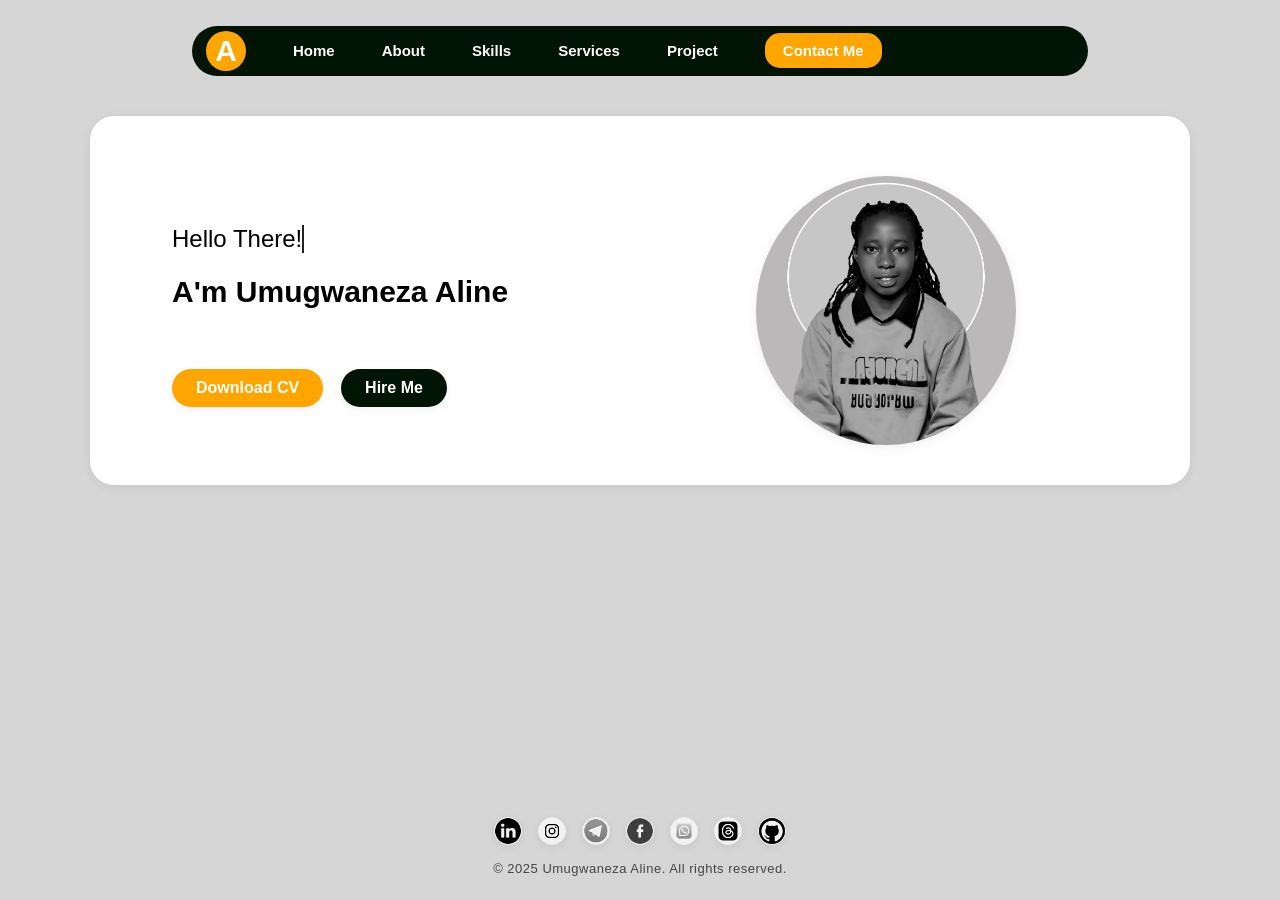
<file: index.html>
<!DOCTYPE html>
<html lang="en">
<head>
    <meta charset="UTF-8">
    <meta name="viewport" content="width=device-width, initial-scale=1.0">
    <link rel="stylesheet" href="index.css">
    <title>Aline Protfolio</title>
</head>
<body>
  <div class="nav" id="mainNav">
        <button class="logo-btn">A</button>
         <a href="index.html" class="active">Home</a>
        <a href="about.html">About</a>
        <a href="skills.html">Skills</a>
        <a href="services.html">Services</a>
        <a href="project.html">Project</a>
        <a href="contact.html" class="contact-link">Contact Me</a>
        <span class="menu-icon" id="menuToggle">&#9776;</span>
    </div>
    <section>
<div class="int">
 <div class="ri">
     <h2 id="type-h2"></h2>
     <h1>A'm Umugwaneza Aline</h1>
     <p id="type-p"></p>
  <div class="ri-buttons">
    <a href="img/Aline - CV.pdf"class="btn" download>Download CV</a>
    <a href="mailto:umugwanezaaline77@gmail.com" class="btn hire">Hire Me</a>
  </div>
</div>
    <div class="left">
    <img src="img/we.jpg">
   </div>
</div>
   </section>
  <footer>
    <div class="soc">
        <a href="https://www.linkedin.com/in/umugwaneza-aline-655146325"><img src="img/linkedin.jpeg" alt="LinkedIn"></a>
        <a href="https://www.instagram.com/a_li_ne97?igsh=dGs5MXVnbnpsbzIz"><img src="img/ig.jpg" alt="Instagram"></a>
        <a href="https://telegram.org/dl"><img src="img/tel.jpg" alt="Telegram"></a>
        <a href="https://www.facebook.com/share/15erRQdApJ/"><img src="img/facebook.png" alt="Facebook"></a>
        <a href="https://wa.me/0796023452"><img src="img/w.jpeg" alt="WhatsApp"></a>
        <a href="https://www.threads.net/@a_li_ne97"><img src="img/th.jpg" alt="Threads"></a>
        <a href="https://github.com/AlineHub-tech"><img src="img/GitHub.jpeg" alt="GitHub"></a>
    </div>
    <p class="footer-text">&copy; 2025 Umugwaneza Aline. All rights reserved.</p>
</footer>
<footer>
      <!-- ...footer content... -->
    </footer>
 <script>
const h2Text = "Hello There!";
const pText = "I'm a Creative Frontend Developer |<br> Web Application |Graphic Designer |<br> Photographer | ICT Specialist";

function typeWriter(elementId, text, speed, callback) {
    let i = 0;
    function typing() {
        if (i < text.length) {
            // Iyi line ikora handling ya <br>
            if (text.substring(i, i+4) === "<br>") {
                document.getElementById(elementId).innerHTML += "<br>";
                i += 4;
            } else {
                document.getElementById(elementId).innerHTML += text.charAt(i);
                i++;
            }
            setTimeout(typing, speed);
        } else if (callback) {
            setTimeout(callback, 700); // pause before next typing
        }
    }
    document.getElementById(elementId).innerHTML = "";
    typing();
}

// Looping typing effect
function startTypingLoop() {
    typeWriter("type-h2", h2Text, 70, function() {
        typeWriter("type-p", pText, 30, function() {
            setTimeout(() => {
                document.getElementById("type-h2").innerHTML = "";
                document.getElementById("type-p").innerHTML = "";
                startTypingLoop();
            }, 2000); // pause before restart
        });
    });
}

startTypingLoop();
</script>
<script>
document.getElementById('menuToggle').onclick = function() {
    document.getElementById('mainNav').classList.toggle('open');
};
</script>
</body>
</html>
</file>
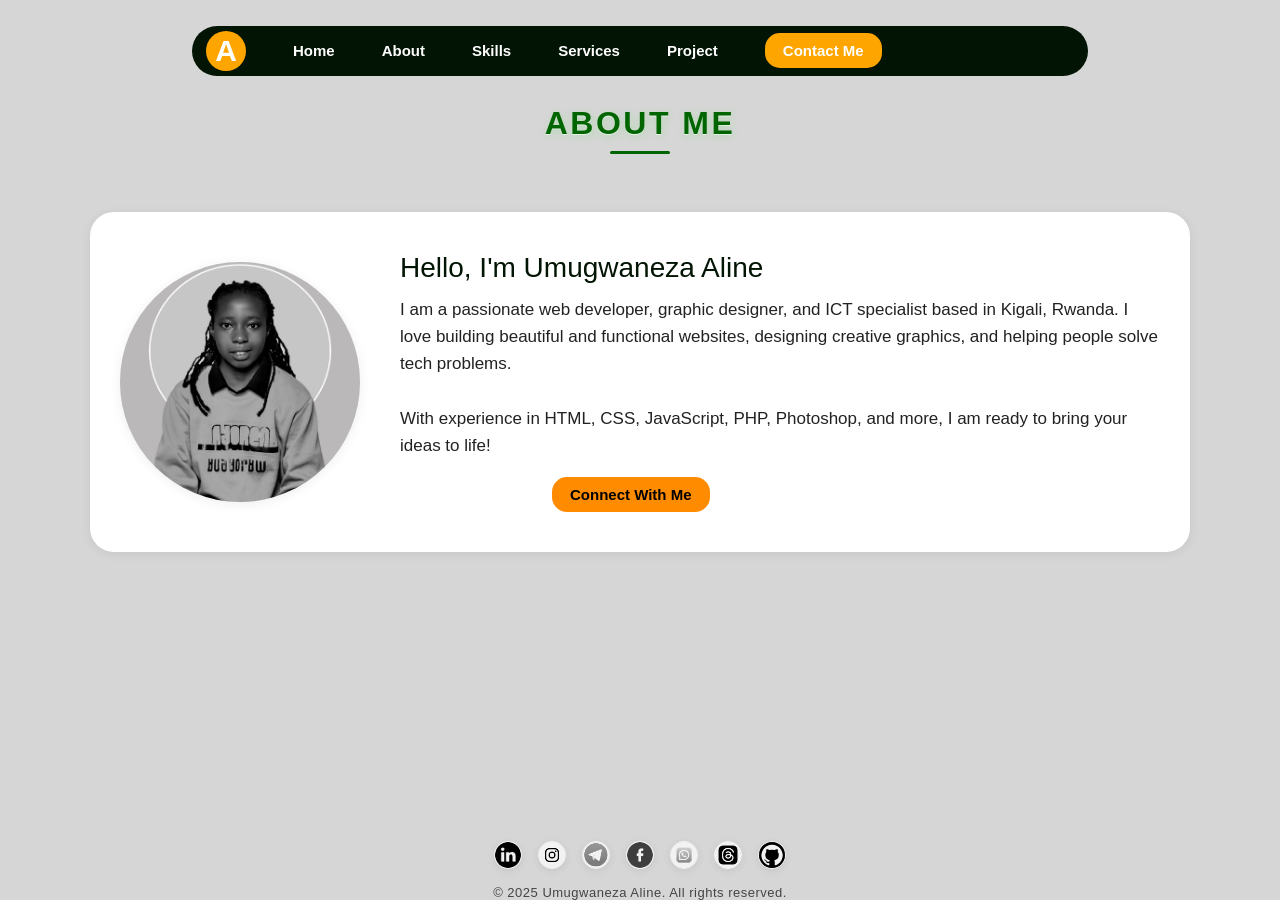
<file: about.html>
<!DOCTYPE html>
<html lang="en">
<head>
    <meta charset="UTF-8">
    <title>About Me | Aline</title>
    <link rel="stylesheet" href="about.css">
    <meta name="viewport" content="width=device-width, initial-scale=1.0">
</head>
<body>
    <div class="nav" id="mainNav">
        <button class="logo-btn">A</button>
         <a href="index.html">Home</a>
        <a href="about.html"class="active">About</a>
        <a href="skills.html">Skills</a>
        <a href="services.html">Services</a>
        <a href="project.html">Project</a>
        <a href="contact.html" class="contact-link">Contact Me</a>
        <span class="menu-icon" id="menuToggle">&#9776;</span>
    </div>
    <section class="about-section">
        <h1 class="about-title">About Me</h1>
        <div class="about">
            <img src="img/we.jpg" alt="Aline" class="about-img">
            <div class="about-text">
                <h2>Hello, I'm Umugwaneza Aline</h2>
                <p>
                    I am a passionate web developer, graphic designer, and ICT specialist based in Kigali, Rwanda. I love building beautiful and functional websites, designing creative graphics, and helping people solve tech problems. <br><br>
                    With experience in HTML, CSS, JavaScript, PHP, Photoshop, and more, I am ready to bring your ideas to life!
                </p>
             <div class="connect-btn">
      <a href="social.html" class="btn connect">Connect With Me</a>
</div>  
        </div>
    </section>
    <footer>
        <div class="soc">
            <a href="https://www.linkedin.com/in/umugwaneza-aline-655146325"><img src="img/linkedin.jpeg" alt="LinkedIn"></a>
            <a href="https://www.instagram.com/a_li_ne97?igsh=dGs5MXVnbnpsbzIz"><img src="img/ig.jpg" alt="Instagram"></a>
            <a href="https://telegram.org/dl"><img src="img/tel.jpg" alt="Telegram"></a>
            <a href="https://www.facebook.com/share/15erRQdApJ/"><img src="img/facebook.png" alt="Facebook"></a>
            <a href="https://wa.me/0796023452"><img src="img/w.jpeg" alt="WhatsApp"></a>
            <a href="https://www.threads.net/@a_li_ne97"><img src="img/th.jpg" alt="Threads"></a>
            <a href="https://github.com/AlineHub-tech"><img src="img/GitHub.jpeg" alt="GitHub"></a>
        </div>
        <p class="footer-text">&copy; 2025 Umugwaneza Aline. All rights reserved.</p>
    </footer>
    <script>
    document.getElementById('menuToggle').onclick = function() {
        document.getElementById('mainNav').classList.toggle('open');
    };
    </script>
</body>
</html>
</file>
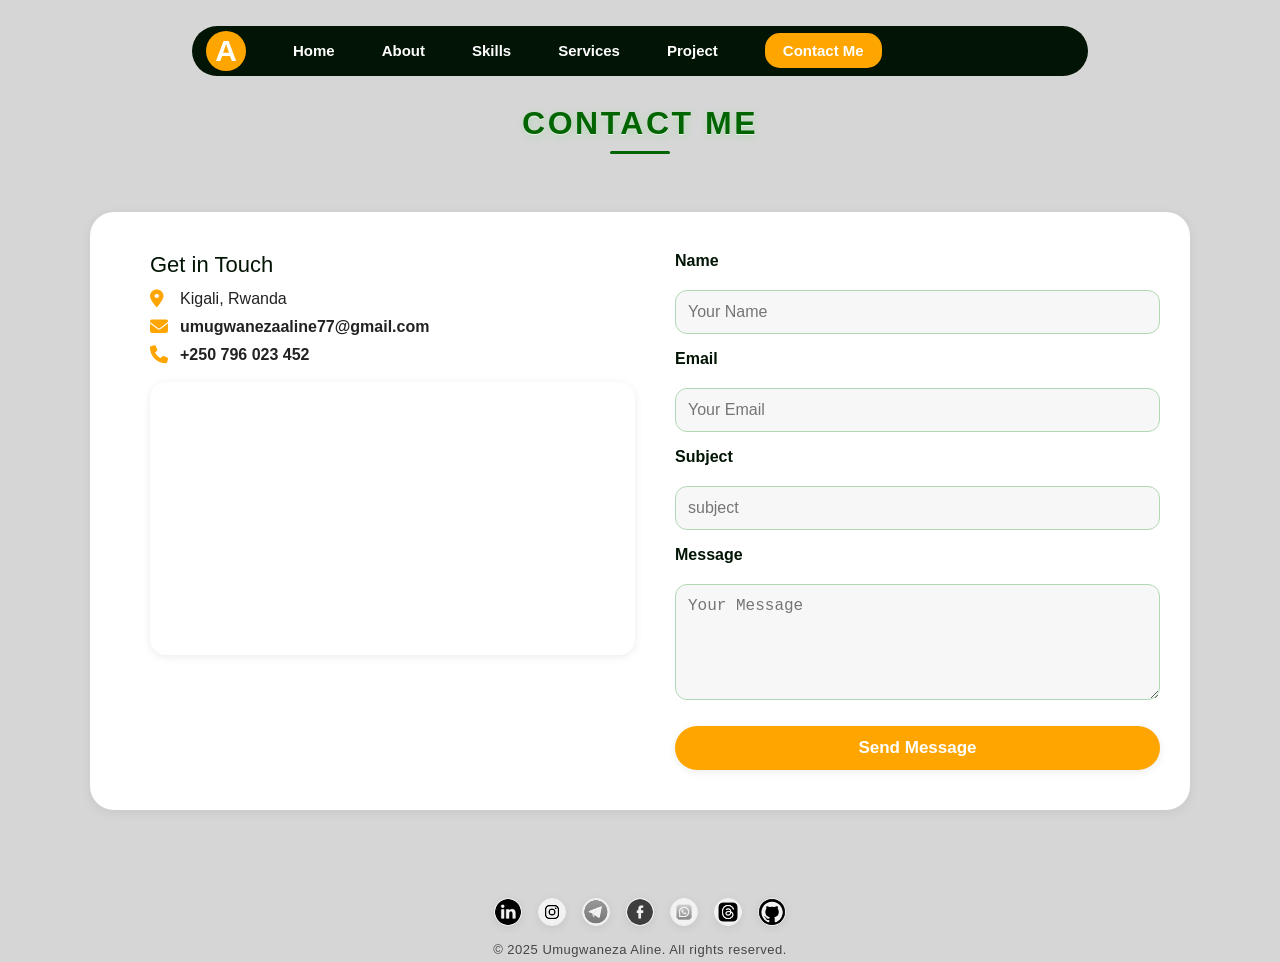
<file: contact.html>
<!DOCTYPE html>
<html lang="en">
<head>
    <meta charset="UTF-8">
    <title>Contact Me | Aline</title>
    <meta name="viewport" content="width=device-width, initial-scale=1.0">
    <link rel="stylesheet" href="https://cdnjs.cloudflare.com/ajax/libs/font-awesome/6.4.2/css/all.min.css">
    <link rel="stylesheet" href="contact.css">
</head>
<body>
    <div class="nav" id="mainNav">
        <button class="logo-btn">A</button>
        <a href="index.html">Home</a>
        <a href="about.html">About</a>
        <a href="skills.html">Skills</a>
        <a href="services.html">Services</a>
        <a href="project.html">Project</a>
        <a href="contact.html" class="contact-link active">Contact Me</a>
        <span class="menu-icon" id="menuToggle">&#9776;</span>
    </div>
    <section class="contact-section">
        <h1 class="contact-title">Contact Me</h1>
        <div class="contact-container">
            <div class="contact-info">
                <h2>Get in Touch</h2>
                <p><i class="fas fa-map-marker-alt"></i> Kigali, Rwanda</p>
                <p><i class="fas fa-envelope"></i> <a href="mailto:umugwanezaaline77@gmail.com">umugwanezaaline77@gmail.com</a></p>
                <p><i class="fas fa-phone"></i> <a href="tel:+250796023452">+250 796 023 452</a></p>
                 <div class="map-responsive">
                   <iframe src="https://www.google.com/maps?q=Kagugu,+Kigali,+Rwanda&output=embed" width="100%" height="220" style="border:0;" allowfullscreen="" loading="lazy"></iframe>
                </div>
            </div>
            <form class="contact-form" method="POST" action="https://formspree.io/f/yourformid">
                   <label for="name">Name</label>
                <input type="text" id="name" name="name" placeholder="Your Name" required>

                <label for="email">Email</label>
                <input type="email" id="email" name="email" placeholder="Your Email" required>

                 <label for="Subject">Subject</label>
                <input type="text" id="subject" name="subject" placeholder="subject" required>

                <label for="message">Message</label>
                <textarea id="message" name="message" rows="5" placeholder="Your Message" required></textarea>

                <button type="submit" class="contact-btn">Send Message</button>
            </form>
        </div>
    </section>
    <div class="soc">
            <a href="https://www.linkedin.com/in/umugwaneza-aline-655146325"><img src="img/linkedin.jpeg" alt="LinkedIn"></a>
            <a href="https://www.instagram.com/a_li_ne97?igsh=dGs5MXVnbnpsbzIz"><img src="img/ig.jpg" alt="Instagram"></a>
            <a href="https://telegram.org/dl"><img src="img/tel.jpg" alt="Telegram"></a>
            <a href="https://www.facebook.com/share/15erRQdApJ/"><img src="img/facebook.png" alt="Facebook"></a>
            <a href="https://wa.me/0796023452"><img src="img/w.jpeg" alt="WhatsApp"></a>
            <a href="https://www.threads.net/@a_li_ne97"><img src="img/th.jpg" alt="Threads"></a>
            <a href="https://github.com/AlineHub-tech"><img src="img/GitHub.jpeg" alt="GitHub"></a>
        </div>
        <p class="footer-text">&copy; 2025 Umugwaneza Aline. All rights reserved.</p>
    </footer>
    <script>
    document.getElementById('menuToggle').onclick = function() {
        document.getElementById('mainNav').classList.toggle('open');
    };
    </script>
</body>
</html>
</file>
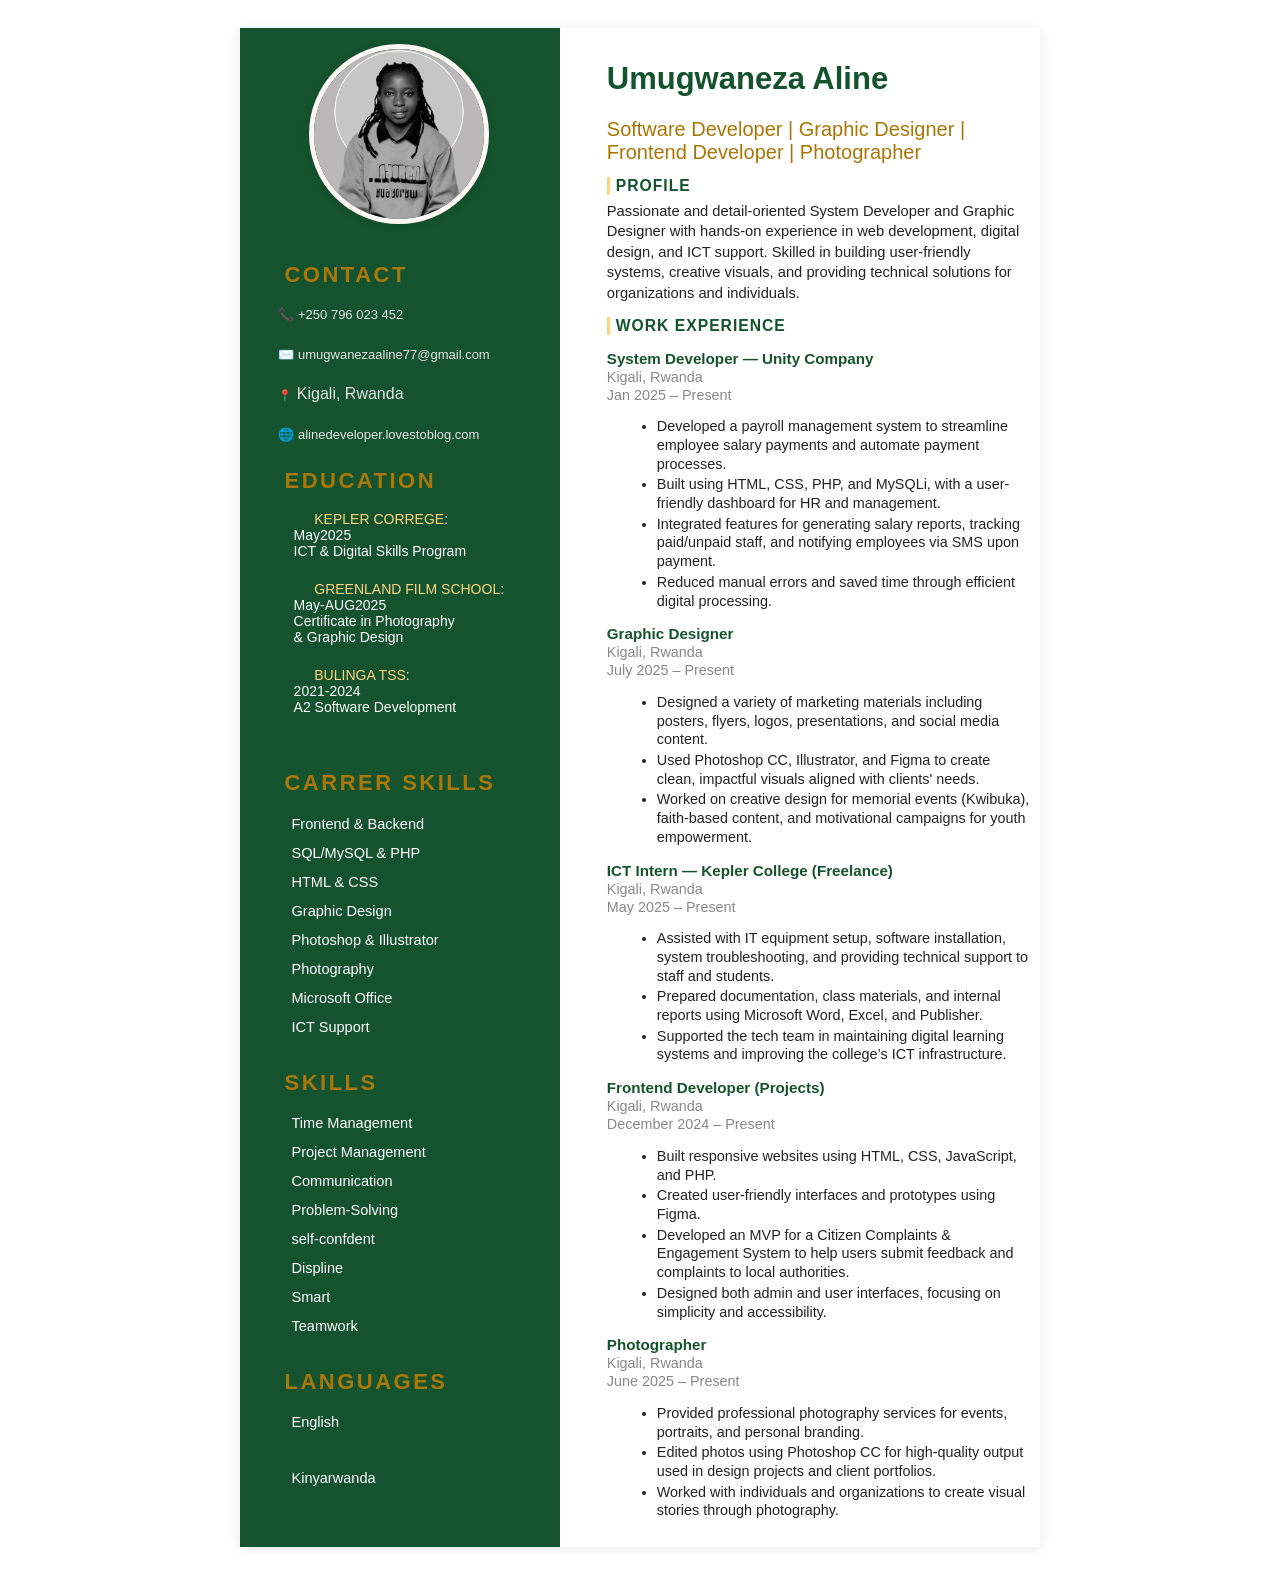
<file: cv.html>
<!DOCTYPE html>
<html lang="en">
<head>
    <meta charset="UTF-8">
    <title>Umugwaneza Aline - CV</title>
    <meta name="viewport" content="width=device-width, initial-scale=1.0">
    <style>
        body {
            /* background: #eaeaea; */
            font-family: 'Segoe UI', Arial, sans-serif;
            margin: 0;
            padding: 0;
        }
        .cv-wrapper {
            display: flex;
            max-width: 800px;
             margin: 28px auto;
            background: #fff;
            /* border-radius: 14px; */
            box-shadow: 0 2px 12px rgba(0,0,0,0.09);
            overflow: hidden;
        }
        .cv-sidebar {
            background: #14532d;
            color: #fff;
            width:40%;
             min-width: 0;
            padding: 16px 8px 16px 8px;
            display: flex;
            flex-direction: column;
            box-sizing: border-box;
        }
        .cv-photo {
            width: 170px;
            height: 170px;
            object-fit: cover;
            border-radius: 50%;
            margin-bottom: 17px;
            /* margin-top:10%; */
            margin-left:20%;
            border: 5px solid #fff6f6;
            box-shadow: 0 2px 8px rgba(0,0,0,0.10);
            
        }
         .cv-sidebar h2 {
            font-size: 1em;
            /* margin-bottom: 2px; */
            font-weight: bold;
            font-size:20px;
            letter-spacing: 1px;
        }
        .cv-sidebar .cv-role {
            font-size: 0.93em;
            color: #ffd580;
            margin-bottom: 10px;
            font-weight: 500;
        } 
          .cv-edu, .cv-skills, .cv-langs {
            margin-bottom: 12px;
            width: 100%;
        } 
         .cv-contact h3, .cv-edu h3, .cv-skills h3, .cv-langs h3 {
            font-size: 0.92em;
            margin-bottom: 5px;
            color: #ffd580;
            letter-spacing: 1px;
            text-transform: uppercase;
        } 
        .cv-contact h3,.cv-edu h3, .cv-skills h3, .cv-langs h3 {
    /* text-align: center; */
    color: rgb(170, 119, 10);
    font-size: 22px;
    margin-left:12%;
    margin-bottom: 18px;
    letter-spacing: 2.5px;
    width: 100%;
    text-transform: uppercase;
    line-height: 1.1;
    position: relative;
   }
        .cv-contact ul, .cv-edu ul, .cv-skills ul, .cv-langs ul { 
            list-style: none;
             padding: 0; 
             margin-left:3%; 
             margin: 0; 
            font-size: 1em;
        }
        .cv-contact ul li, .cv-edu ul li, .cv-skills ul li, .cv-langs ul li {
            margin-bottom: 4px;
            color: #e6e6e6;
             list-style: none;
            word-break: break-all;
        }
        .cv-contact ul li a {
            color: #e6e6e6;
            margin-left: 10%;
            font-size:13px;
             list-style: none;
            text-decoration: none;
        }
        .cv-contact ul li a:hover {
            text-decoration: underline;
             list-style: none;
        }
        .cv-contact ul li strong span {
            color: #ffd580;
            font-weight: 500;
            margin-left: 10%;
        }
        .cv-contact  span {
            color: #ffd580;
            font-weight: 500;
            margin-left: 10%;
            font-size:11px;
        }
         .cv-edu   ul li  {
            color: white;
            font-weight: 500;
            gap:20px;
            margin-left: 15%;
             list-style: none;
            font-size: 14px;
        }
            .cv-edu strong {
            color: #ffd580;
            font-weight: 500;
            gap:20px;
            margin-left: 8%;
             list-style: none;
            font-size: 14px;
        }
        .cv-skills-list, .cv-langs-list {
            display: flex;
            flex-direction: column;
            margin-left: 12%;
            gap:9px;
            
        }
        .cv-skill, .cv-lang {
            /* background: #fff2cc; */
            color:white;
            border-radius: 8px;
            padding: 2px 7px;
            font-size: 0.91em;
            font-weight: 500;
            
        }
        .cv-main {
            flex: 1;
            width:90%;
             min-width: 0;
            padding: 12px 10px 12px 10px;
            box-sizing: border-box;
        }
        .cv-main h1 {
            font-size:31px;
            margin-left:8%;
            color: #14532d;
            /* margin-top:10%; */
            /* letter-spacing: 1px; */
        }
        .cv-main .cv-title-role {
            color:#aa7503;
            font-size:20px;
            font-weight: 500;
            /* margin-top:10%; */
             margin-left:8%;
        }
        .cv-section {
            margin-bottom: 10px;
            margin-left:8%;
        }
        .cv-section h2 {
            color: #14532d;
            font-size: 0.98em;
            text-transform: uppercase;
            letter-spacing: 1px;
            margin-bottom: 6px;
            border-left: 3px solid #ffd580;
            padding-left: 6px;
        }
        .cv-profile {
            font-size: 0.92em;
            color: #222;
            margin-bottom: 8px;
            line-height: 1.4;
        }
        .cv-job {
            margin-bottom: 8px;
        }
        .cv-job h3 {
            font-size: 0.95em;
            color: #14532d;
            margin-bottom: 2px;
            font-weight: bold;
        }
        .cv-location, .cv-date {
            color: #888;
            font-size: 0.9em;
            display: block;
            margin-bottom: 2px;
        }
        .cv-job ul {
            margin-left: 10px;
            color: #222;
            font-size: 0.9em;
            line-height: 1.3;
        }
        .cv-job ul li {
            margin-bottom: 2px;
        }
        @media (max-width: 700px) {
            .cv-wrapper {
                flex-direction: column;
                max-width: 98vw;
            }
            .cv-sidebar {
                width: 100%;
                flex-direction: row;
                flex-wrap: wrap;
                justify-content: center;
                padding: 10px 2vw;
            }
            .cv-main {
                padding: 10px 2vw;
            }
        }
    </style>
</head>
<body>
<div class="cv-wrapper">
    <!-- SIDEBAR -->
    <aside class="cv-sidebar">
        <img src="img/we.jpg"alt="umugwaneza aline"class="cv-photo">
           <div class="cv-contact">
            <h3>Contact</h3>
            <ul>
                <li>
                    <a href="tel:+250796023452">
                        📞 +250 796 023 452
                    </a><br><br>
                </li>
                <li>
                    <a href="mailto:umugwanezaaline77@gmail.com">
                        ✉️  umugwanezaaline77@gmail.com
                    </a><br><br>
                </li>
                <li>
                    <span style="font-size:11px;">📍</span> Kigali, Rwanda<br><br>
                </li>
                <li>
                    <a href="https://alinedeveloper.lovestoblog.com" target="_blank">
                        🌐 alinedeveloper.lovestoblog.com
                    </a>
                </li>
            </ul>
        </div>
        <div class="cv-edu">
            <h3>Education</h3>
            <ul>
                <li><strong>KEPLER CORREGE</strong>:<br>May2025<br>ICT & Digital Skills Program</li><br>
                <li><strong>GREENLAND FILM SCHOOL</strong>:<br>May-AUG2025<br>Certificate in Photography <br> & Graphic Design</li><br>
                <li><strong>BULINGA TSS</strong>:<br>2021-2024<br>A2 Software Development</li><br>
            </ul>
        </div>
        <div class="cv-skills">
            <h3>carrer Skills</h3>
            <div class="cv-skills-list">
                <span class="cv-skill">Frontend & Backend</span>
                 <span class="cv-skill">SQL/MySQL & PHP</span>
                  <span class="cv-skill">HTML & CSS</span>
                 <span class="cv-skill">Graphic Design</span>
                 <span class="cv-skill">Photoshop & Illustrator</span>
                 <span class="cv-skill">Photography</span>
                  <span class="cv-skill">Microsoft Office</span>
                <span class="cv-skill">ICT Support</span>
                
            </div>
        </div>
          <div class="cv-skills">
            <h3>Skills</h3>
            <div class="cv-skills-list">
                 <span class="cv-skill">Time Management</span>
                <span class="cv-skill">Project Management</span>
                <span class="cv-skill">Communication</span>
                <span class="cv-skill">Problem-Solving</span>
                <span class="cv-skill">self-confdent</span>
                    <span class="cv-skill">Displine</span>
                <span class="cv-skill">Smart</span>
                <span class="cv-skill">Teamwork</span>
                
                
            </div>
        </div>
        <div class="cv-langs">
            <h3>Languages</h3>
            <div class="cv-langs-list">
                <span class="cv-lang">English</span><br>
                <span class="cv-lang">Kinyarwanda</span>
            </div>
        </div>
    </aside>
    <!-- MAIN -->
    <main class="cv-main">
        <h1>Umugwaneza Aline</h1>
        <div class="cv-title-role">Software Developer | Graphic Designer |<br> Frontend Developer | Photographer</div>
        <div class="cv-section">
            <h2>Profile</h2>
            <div class="cv-profile">
                Passionate and detail-oriented System Developer and Graphic Designer with hands-on experience in web development, digital design, and ICT support. Skilled in building user-friendly systems, creative visuals, and providing technical solutions for organizations and individuals.
            </div>
        </div>
        <div class="cv-section">
            <h2>Work Experience</h2>
            <div class="cv-job">
                <h3>System Developer — Unity Company</h3>
                <span class="cv-location">Kigali, Rwanda</span>
                <span class="cv-date">Jan 2025 – Present</span>
                <ul>
                    <li>Developed a payroll management system to streamline employee salary payments and automate payment processes.</li>
                    <li>Built using HTML, CSS, PHP, and MySQLi, with a user-friendly dashboard for HR and management.</li>
                    <li>Integrated features for generating salary reports, tracking paid/unpaid staff, and notifying employees via SMS upon payment.</li>
                    <li>Reduced manual errors and saved time through efficient digital processing.</li>
                </ul>
            </div>
            <div class="cv-job">
                <h3>Graphic Designer</h3>
                <span class="cv-location">Kigali, Rwanda</span>
                <span class="cv-date">July 2025 – Present</span>
                <ul>
                    <li>Designed a variety of marketing materials including posters, flyers, logos, presentations, and social media content.</li>
                    <li>Used Photoshop CC, Illustrator, and Figma to create clean, impactful visuals aligned with clients' needs.</li>
                    <li>Worked on creative design for memorial events (Kwibuka), faith-based content, and motivational campaigns for youth empowerment.</li>
                </ul>
            </div>
            <div class="cv-job">
                <h3>ICT Intern — Kepler College (Freelance)</h3>
                <span class="cv-location">Kigali, Rwanda</span>
                <span class="cv-date">May 2025 – Present</span>
                <ul>
                    <li>Assisted with IT equipment setup, software installation, system troubleshooting, and providing technical support to staff and students.</li>
                    <li>Prepared documentation, class materials, and internal reports using Microsoft Word, Excel, and Publisher.</li>
                    <li>Supported the tech team in maintaining digital learning systems and improving the college’s ICT infrastructure.</li>
                </ul>
            </div>
            <div class="cv-job">
                <h3>Frontend Developer (Projects)</h3>
                <span class="cv-location">Kigali, Rwanda</span>
                <span class="cv-date">December 2024 – Present</span>
                <ul>
                    <li>Built responsive websites using HTML, CSS, JavaScript, and PHP.</li>
                    <li>Created user-friendly interfaces and prototypes using Figma.</li>
                    <li>Developed an MVP for a Citizen Complaints & Engagement System to help users submit feedback and complaints to local authorities.</li>
                    <li>Designed both admin and user interfaces, focusing on simplicity and accessibility.</li>
                </ul>
            </div>
            <div class="cv-job">
                <h3>Photographer</h3>
                <span class="cv-location">Kigali, Rwanda</span>
                <span class="cv-date">June 2025 – Present</span>
                <ul>
                    <li>Provided professional photography services for events, portraits, and personal branding.</li>
                    <li>Edited photos using Photoshop CC for high-quality output used in design projects and client portfolios.</li>
                    <li>Worked with individuals and organizations to create visual stories through photography.</li>
                </ul>
            </div>
        </div>
    </main>
</div>
</body>
</html>
</file>
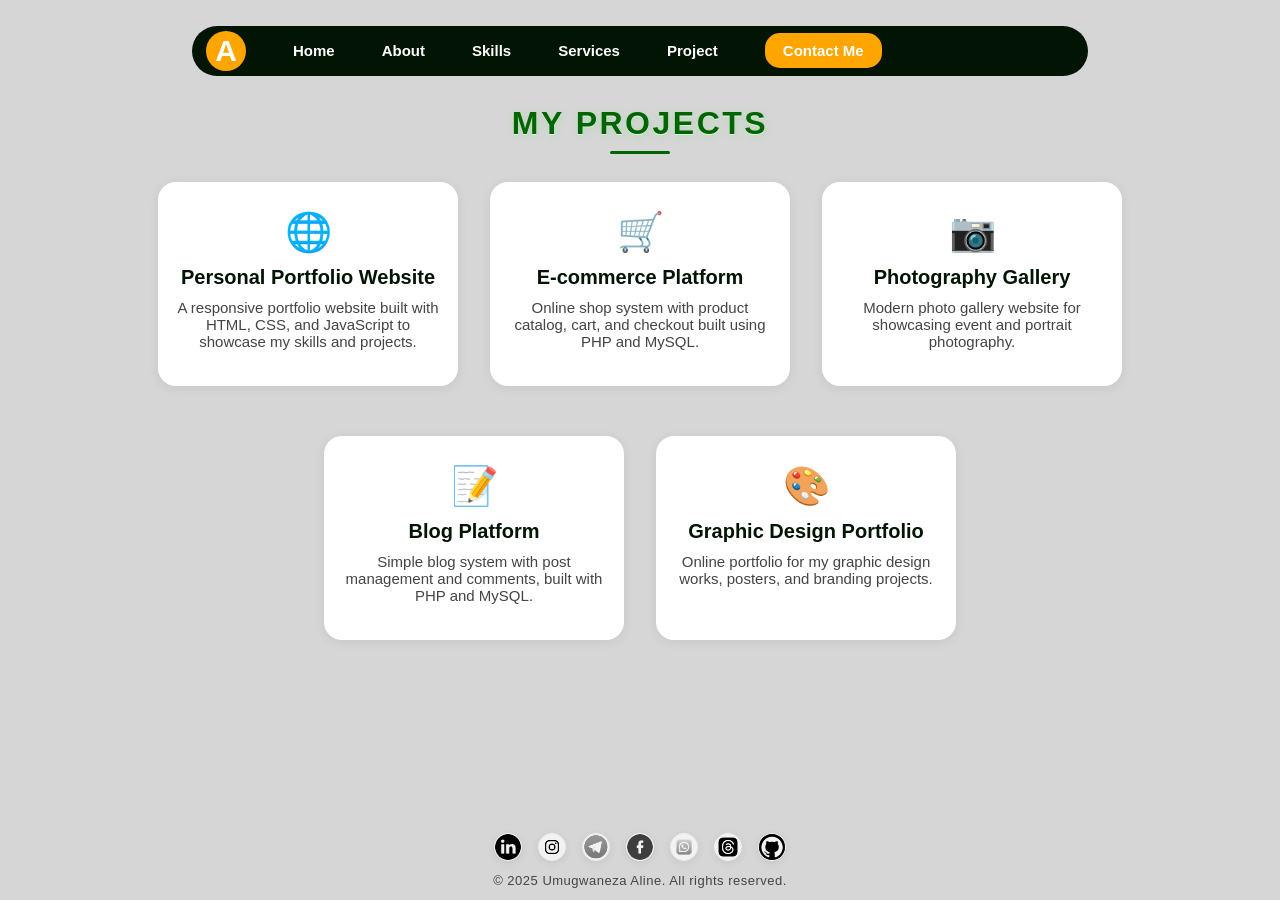
<file: project.html>
<meta charset="UTF-8">
    <title>Projects | Aline</title>
    <meta name="viewport" content="width=device-width, initial-scale=1.0">
    <link rel="stylesheet" href="index.css">
    <link rel="stylesheet" href="project.css">
</head>
<body>
    <div class="nav" id="mainNav">
        <button class="logo-btn">A</button>
         <a href="index.html">Home</a>
        <a href="about.html">About</a>
        <a href="skills.html">Skills</a>
        <a href="services.html">Services</a>
        <a href="project.html" class="active">Project</a>
        <a href="contact.html" class="contact-link">Contact Me</a>
        <span class="menu-icon" id="menuToggle">&#9776;</span>
    </div>
    <section class="project-section">
        <h1 class="project-title">My Projects</h1>
        <div class="projects-container">
            <div class="project-card">
                <span class="project-emoji">🌐</span>
                <h3>Personal Portfolio Website</h3>
                <p>A responsive portfolio website built with HTML, CSS, and JavaScript to showcase my skills and projects.</p>
                <!-- <a href="my protifolio" class="project-link" target="_blank">View Demo</a> -->
            </div>
            <div class="project-card">
                <span class="project-emoji">🛒</span>
                <h3>E-commerce Platform</h3>
                <p>Online shop system with product catalog, cart, and checkout built using PHP and MySQL.</p>
                <!-- <a href="work.html" class="project-link" target="_blank">View Demo</a> -->
            </div>
            <div class="project-card">
                <span class="project-emoji">📷</span>
                <h3>Photography Gallery</h3>
                <p>Modern photo gallery website for showcasing event and portrait photography.</p>
                <!-- <a href="work.html" class="project-link" target="_blank">View Demo</a> -->
            </div>
            <div class="project-card">
                <span class="project-emoji">📝</span>
                <h3>Blog Platform</h3>
                <p>Simple blog system with post management and comments, built with PHP and MySQL.</p>
                <!-- <a href="work.html" class="project-link" target="_blank">View Demo</a> -->
            </div>
            <div class="project-card">
                <span class="project-emoji">🎨</span>
                <h3>Graphic Design Portfolio</h3>
                <p>Online portfolio for my graphic design works, posters, and branding projects.</p>
                <!-- <a href="work.html" class="project-link" target="_blank">View Demo</a> -->
            </div>
        </div>
    </section>
    <footer>
        <div class="soc">
            <a href="https://www.linkedin.com/in/umugwaneza-aline-655146325"><img src="img/linkedin.jpeg" alt="LinkedIn"></a>
            <a href="https://www.instagram.com/a_li_ne97?igsh=dGs5MXVnbnpsbzIz"><img src="img/ig.jpg" alt="Instagram"></a>
            <a href="https://telegram.org/dl"><img src="img/tel.jpg" alt="Telegram"></a>
            <a href="https://www.facebook.com/share/15erRQdApJ/"><img src="img/facebook.png" alt="Facebook"></a>
            <a href="https://wa.me/0796023452"><img src="img/w.jpeg" alt="WhatsApp"></a>
            <a href="https://www.threads.net/@a_li_ne97"><img src="img/th.jpg" alt="Threads"></a>
            <a href="https://github.com/AlineHub-tech"><img src="img/GitHub.jpeg" alt="GitHub"></a>
        </div>
        <p class="footer-text">&copy; 2025 Umugwaneza Aline. All rights reserved.</p>
    </footer>
    <script>
document.getElementById('menuToggle').onclick = function() {
    document.getElementById('mainNav').classList.toggle('open');
};
</script>
</body>
</html>
</body>
</html>
</file>
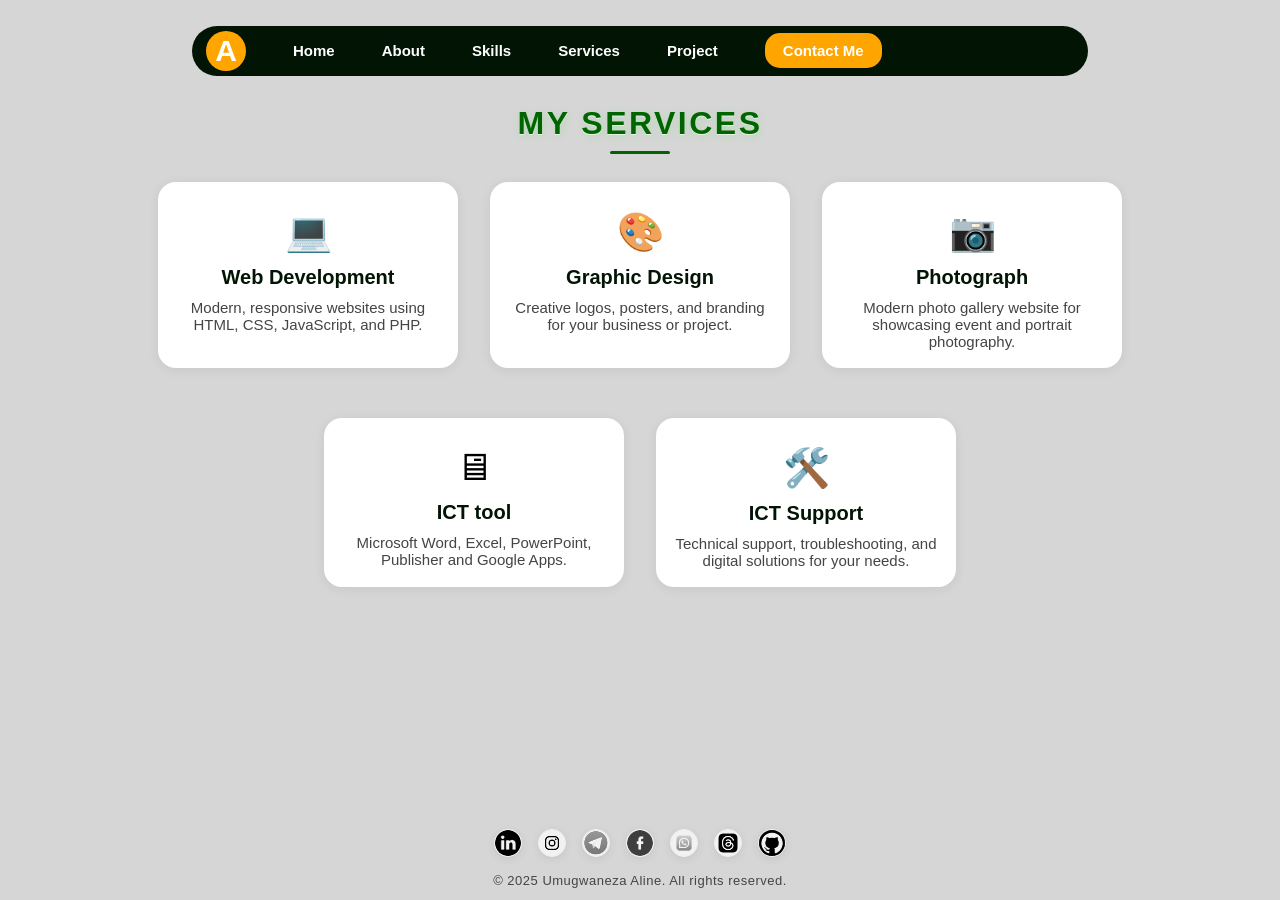
<file: services.html>
<!DOCTYPE html>
<html lang="en">
<head>
    <meta charset="UTF-8">
    <title>Services | Aline</title>
    <meta name="viewport" content="width=device-width, initial-scale=1.0">
    <link rel="stylesheet" href="index.css">
    <link rel="stylesheet" href="services.css">
</head>
<body>
    <div class="nav" id="mainNav">
        <button class="logo-btn">A</button>
         <a href="index.html">Home</a>
        <a href="about.html">About</a>
        <a href="skills.html">Skills</a>
        <a href="services.html" class="active">Services</a>
        <a href="project.html">Project</a>
        <a href="contact.html" class="contact-link">Contact Me</a>
        <span class="menu-icon" id="menuToggle">&#9776;</span>
    </div>
    <section class="services-section">
        <h1 class="services-title">My Services</h1>
        <div class="services-container">
            <div class="service-card">
                <span class="service-emoji">💻</span>
                <h3>Web Development</h3>
                <p>Modern, responsive websites using HTML, CSS, JavaScript, and PHP.</p>
            </div>
            <div class="service-card">
                <span class="service-emoji">🎨</span>
                <h3>Graphic Design</h3>
                <p>Creative logos, posters, and branding for your business or project.</p>
            </div>
              <div class="service-card">
                <span class="service-emoji">📷</span>
                <h3>Photograph</h3>
                <p>Modern photo gallery website for showcasing event and portrait photography.</p>
            </div>
              <div class="service-card">
                <span class="service-emoji">🖥</span>
                <h3>ICT tool</h3>
                <p>Microsoft Word, Excel, PowerPoint, Publisher and Google Apps.</p>
            </div>
            <div class="service-card">
                <span class="service-emoji">🛠️</span>
                <h3>ICT Support</h3>
                <p>Technical support, troubleshooting, and digital solutions for your needs.</p>
            </div>
        </div>
    </section>
    <footer>
        <div class="soc">
            <a href="https://www.linkedin.com/in/umugwaneza-aline-655146325"><img src="img/linkedin.jpeg" alt="LinkedIn"></a>
            <a href="https://www.instagram.com/a_li_ne97?igsh=dGs5MXVnbnpsbzIz"><img src="img/ig.jpg" alt="Instagram"></a>
            <a href="https://telegram.org/dl"><img src="img/tel.jpg" alt="Telegram"></a>
            <a href="https://www.facebook.com/share/15erRQdApJ/"><img src="img/facebook.png" alt="Facebook"></a>
            <a href="https://wa.me/0796023452"><img src="img/w.jpeg" alt="WhatsApp"></a>
            <a href="https://www.threads.net/@a_li_ne97"><img src="img/th.jpg" alt="Threads"></a>
            <a href="https://github.com/AlineHub-tech"><img src="img/GitHub.jpeg" alt="GitHub"></a>
        </div>
        <p class="footer-text">&copy; 2025 Umugwaneza Aline. All rights reserved.</p>
    </footer>
    <script>
    document.getElementById('menuToggle').onclick = function() {
        document.getElementById('mainNav').classList.toggle('open');
    };
    </script>
</body>
</html>
</file>
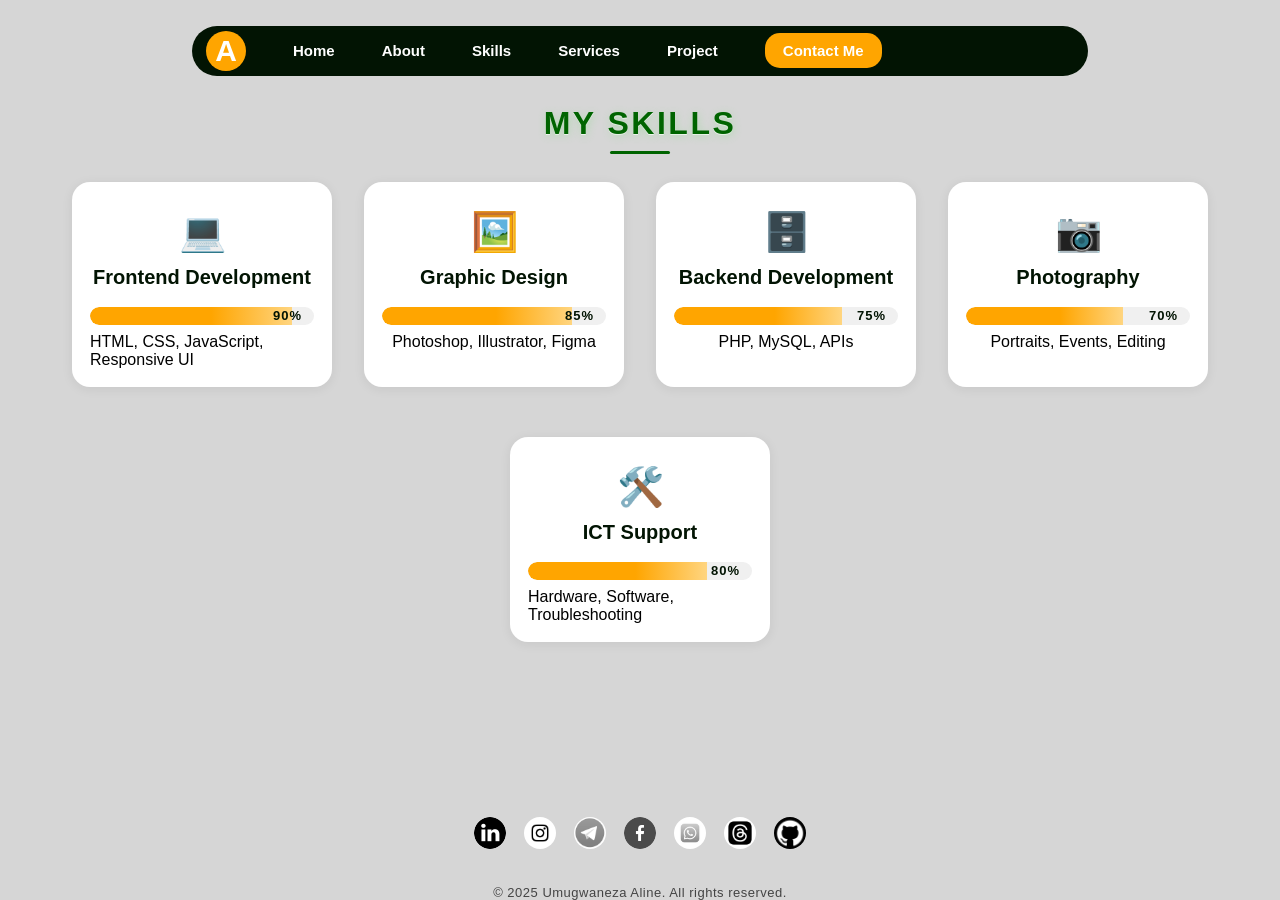
<file: skills.html>
<!DOCTYPE html>
<html lang="en">
<head>
    <meta charset="UTF-8">
    <title>Skills | Umugwaneza Aline</title>
    <meta name="viewport" content="width=device-width, initial-scale=1.0">
    <link rel="stylesheet" href="skills.css">
</head>
<body>
    <nav class="nav">
        <button class="logo-btn">A</button>
        <a href="index.html">Home</a>
        <a href="about.html">About</a>
        <a href="skills.html" class="active">Skills</a>
        <a href="services.html">Services</a>
        <a href="project.html">Project</a>
        <a href="contact.html" class="contact-link">Contact Me</a>
        <span class="menu-icon" onclick="toggleMenu()">&#9776;</span>
    </nav>

    <section class="skills-section">
        <div class="skills-title">My Skills</div>
        <div class="skills-list">
            <div class="skill-card">
                <span class="skill-emoji">💻</span>
                <h3>Frontend Development</h3>
                <div class="progress-bar">
                    <div class="progress" style="width: 90%;"></div>
                    <span class="progress-label">90%</span>
                </div>
                <p>HTML, CSS, JavaScript, Responsive UI</p>
            </div>
            <div class="skill-card">
                <span class="skill-emoji">🖼️</span>
                <h3>Graphic Design</h3>
                <div class="progress-bar">
                    <div class="progress" style="width: 85%;"></div>
                    <span class="progress-label">85%</span>
                </div>
                <p>Photoshop, Illustrator, Figma</p>
            </div>
            <div class="skill-card">
                <span class="skill-emoji">🗄️</span>
                <h3>Backend Development</h3>
                <div class="progress-bar">
                    <div class="progress" style="width: 75%;"></div>
                    <span class="progress-label">75%</span>
                </div>
                <p>PHP, MySQL, APIs</p>
            </div>
            <div class="skill-card">
                <span class="skill-emoji">📷</span>
                <h3>Photography</h3>
                <div class="progress-bar">
                    <div class="progress" style="width: 70%;"></div>
                    <span class="progress-label">70%</span>
                </div>
                <p>Portraits, Events, Editing</p>
            </div>
            <div class="skill-card">
                <span class="skill-emoji">🛠️</span>
                <h3>ICT Support</h3>
                <div class="progress-bar">
                    <div class="progress" style="width: 80%;"></div>
                    <span class="progress-label">80%</span>
                </div>
                <p>Hardware, Software, Troubleshooting</p>
            </div>
        </div>
    </section>

    <footer>
        <div class="soc">
            <a href="https://www.linkedin.com/in/umugwaneza-aline-655146325"><img src="img/linkedin.jpeg" alt="LinkedIn"></a>
            <a href="https://www.instagram.com/a_li_ne97?igsh=dGs5MXVnbnpsbzIz"><img src="img/ig.jpg" alt="Instagram"></a>
            <a href="https://telegram.org/dl"><img src="img/tel.jpg" alt="Telegram"></a>
            <a href="https://www.facebook.com/share/15erRQdApJ/"><img src="img/facebook.png" alt="Facebook"></a>
            <a href="https://wa.me/0796023452"><img src="img/w.jpeg" alt="WhatsApp"></a>
            <a href="https://www.threads.net/@a_li_ne97"><img src="img/th.jpg" alt="Threads"></a>
            <a href="https://github.com/AlineHub-tech"><img src="img/GitHub.jpeg" alt="GitHub"></a>
        </div>
        <div class="footer-text">
            &copy; 2025 Umugwaneza Aline. All rights reserved.
        </div>
    </footer>

    <script>
        function toggleMenu() {
            document.querySelector('.nav').classList.toggle('open');
        }
    </script>
</body>
</html>
</file>
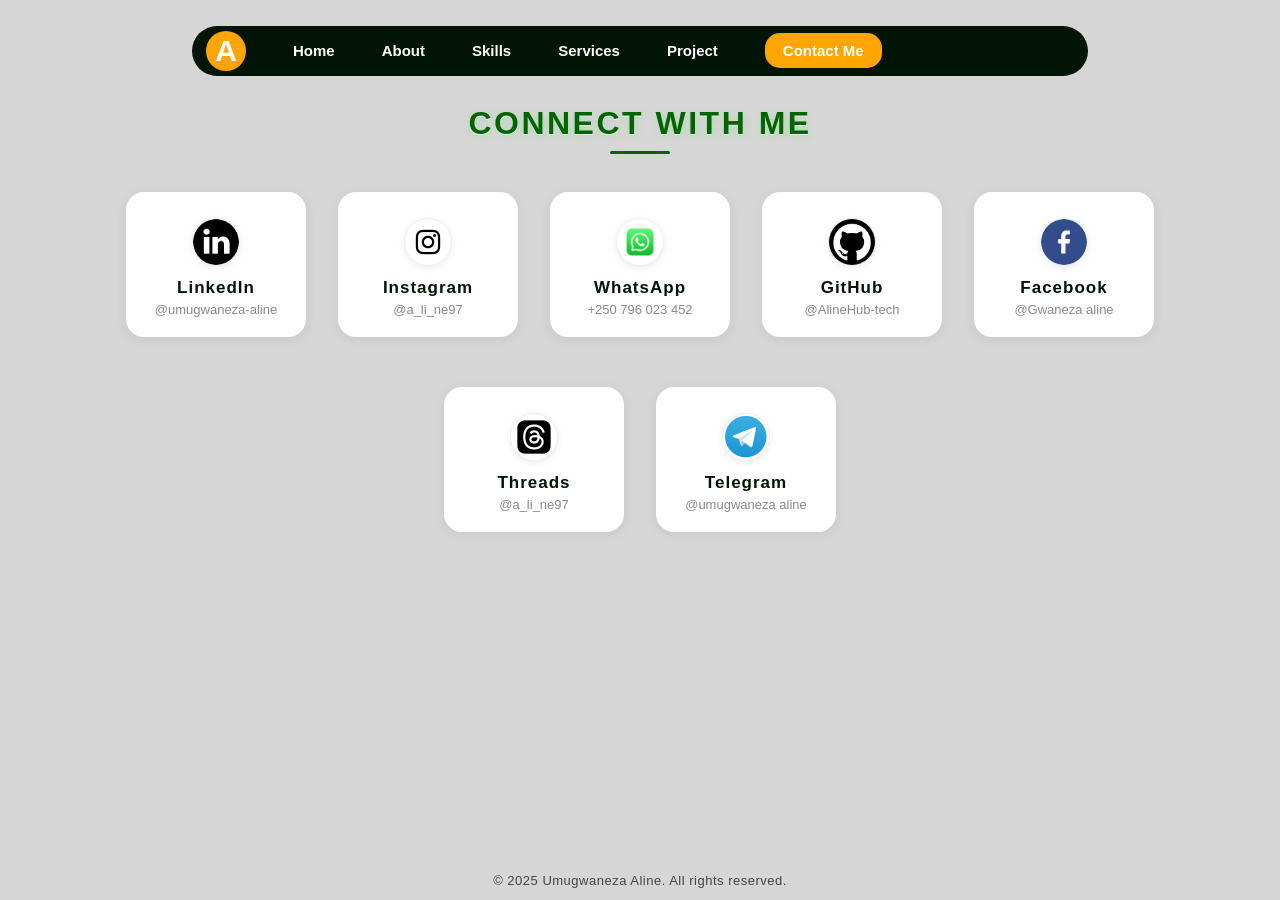
<file: social.html>
<!DOCTYPE html>
<html lang="en">
<head>
    <meta charset="UTF-8">
    <title>Social Links | Aline</title>
    <meta name="viewport" content="width=device-width, initial-scale=1.0">
    <link rel="stylesheet" href="index.css">
    <link rel="stylesheet" href="social.css">
</head>
<body>
    <div class="nav" id="mainNav">
        <button class="logo-btn">A</button>
        <a href="index.html">Home</a>
        <a href="about.html">About</a>
        <a href="skills.html">Skills</a>
        <a href="services.html">Services</a>
        <a href="project.html">Project</a>
        <a href="contact.html" class="contact-link">Contact Me</a>
        <span class="menu-icon" id="menuToggle">&#9776;</span>
    </div>
    <section class="social-section">
        <h1 class="social-title">Connect With Me</h1>
      <div class="social-cards">
    <a href="https://www.linkedin.com/in/umugwaneza-aline-655146325" class="social-card linkedin" target="_blank">
        <img src="img/linkedin.jpeg" alt="LinkedIn">
        <span>LinkedIn</span>
        <small>@umugwaneza-aline</small>
    </a>
    <a href="https://www.instagram.com/a_li_ne97?igsh=dGs5MXVnbnpsbzIz" class="social-card instagram" target="_blank">
        <img src="img/ig.jpg" alt="Instagram">
        <span>Instagram</span>
        <small>@a_li_ne97</small>
    </a>
    <a href="https://wa.me/0796023452" class="social-card whatsapp" target="_blank">
        <img src="img/w.jpeg" alt="WhatsApp">
        <span>WhatsApp</span>
        <small>+250 796 023 452</small>
    </a>
    <a href="https://github.com/AlineHub-tech" class="social-card github" target="_blank">
        <img src="img/GitHub.jpeg" alt="GitHub">
        <span>GitHub</span>
        <small>@AlineHub-tech</small>
    </a>
    <a href="https://www.facebook.com/share/15erRQdApJ/" class="social-card facebook" target="_blank">
        <img src="img/facebook.png" alt="Facebook">
        <span>Facebook</span>
        <small>@Gwaneza aline</small>
    </a>
    <a href="https://www.threads.net/@a_li_ne97" class="social-card threads" target="_blank">
        <img src="img/th.jpg" alt="Threads">
        <span>Threads</span>
        <small>@a_li_ne97</small>
    </a>
    <a href="https://telegram.org/dl" class="social-card telegram" target="_blank">
        <img src="img/tel.jpg" alt="Telegram">
        <span>Telegram</span>
        <small>@umugwaneza aline</small>
    </a>
</div>
    </section>
    <footer>
        <p class="footer-text">&copy; 2025 Umugwaneza Aline. All rights reserved.</p>
    </footer>
    <script>
    document.getElementById('menuToggle').onclick = function() {
        document.getElementById('mainNav').classList.toggle('open');
    };
    </script>
</body>
</html>
</file>
<file: index.css>
* {
    margin: 0;
    padding: 0;
    box-sizing: border-box;
}
body {
    background: #d6d6d6;
    font-family: 'Segoe UI', Arial, sans-serif;
    min-height: 100vh;
    display: flex;
    flex-direction: column;
}
.nav {
    display: flex;
    background-color: rgb(2, 20, 3);
    gap: 47px;
   width:70%;
    margin-left:10%;
    margin: 2% auto 0 auto;
    border-radius: 40px;
    align-items: center;
    padding: 5px;
    position: relative;
}
.nav a {
    color: white;
    font-family: 'Segoe UI', sans-serif;
    font-size: 15px;
    font-weight: bold;
    text-decoration: none;
}
.nav a:hover {
    cursor: pointer;
    color: rgb(128, 86, 10);
    transform: scale(1.1);
}
.logo-btn {
    font-size: 30px;
    border-radius: 100%;
    width: 40px;
    height: 40px;
    margin-left: 9px;
    font-weight: bold;
    background-color: orange;
    border: none;
    color: #fff;
}
h2 {
    color: white;
    font-weight: lighter;
    margin-right: 10%;
}
.contact-link {
    border-radius: 15px;
    background-color: orange;
   color:white;
    padding: 9px 18px;
    font-size: 15px;
    font-weight: bold;
    text-decoration: none;
    transition: background 0.2s, color 0.2s;
    display: inline-block;
}
.contact-link:hover {
    background-color: white;
    color:black;
}
.menu-icon {
    display: none;
    font-size: 36px;
   color:orange;
    cursor:pointer;
    margin-left: auto;
    margin-right: 18px;
    z-index: 1001;
}

/* Hero/Intro Section */
.int {
    display: flex;
    align-items: center;
    justify-content: center;
    gap: 40px;
    margin: 40px 0;
    width: 90%;
    max-width: 1100px;
    background: #fff;
    border-radius: 24px;
    box-shadow: 0 2px 12px rgba(0,0,0,0.07);
    padding: 40px 30px;
    margin-left: auto;
    margin-right: auto;
}
.ri {
    margin-left: 5%;
    margin-top: 3%;
    flex: 1;
    min-width: 260px;
}
.ri h2 {
    margin-bottom: 4%;
    color: black;
    font-weight: lighter;
}
.ri h1 {
    font-size: 30px;
    font-weight: bold;
    margin-bottom: 18px;
    font-family: 'Segoe UI', Arial, sans-serif;
    white-space: nowrap;
    width: 100%;
    overflow-x: auto;
}
.ri p {
    font-size: 25px;
    white-space: nowrap;
    color: rgb(29, 29, 29);
    margin-top: 0;
}
.left {
    margin: 20px 50px 0 0;
    position: relative;
    top: 0;
    flex: 1;
    min-width: 220px;
    display: flex;
    align-items: center;
    justify-content: center;
}
.left img {
    width: 58%;
    min-width: 120px;
    max-width: 260px;
    border-radius: 50%;
    margin: 0 auto;
    display: block;
    box-shadow: 0 2px 12px rgba(0,0,0,0.07);
    background: #fff;
}
/* Buttons */
.ri-buttons {
    margin-top: 24px;
    display: flex;
    gap: 18px;
}
.ri-buttons .btn {
    padding: 10px 24px;
    background: orange;
    color: #fff;
    border: none;
    border-radius: 20px;
    font-size: 16px;
    font-weight: bold;
    text-decoration: none;
    transition: background 0.2s, color 0.2s, transform 0.2s;
    box-shadow: 0 2px 8px rgba(0,0,0,0.06);
    cursor: pointer;
    display: inline-block;
}
.ri-buttons .btn.hire {
    background: #021403;
}
.ri-buttons .btn:hover {
    background: #fff;
    color: orange;
    transform: scale(1.05);
    border: 1px solid orange;
}

/* Social icons */
.soc {
    display: flex;
    justify-content: center;
    align-items: center;
    gap: 16px;
    margin-top: 48px;
    margin-bottom: 0;
}
.soc img {
    width: 28px;
    height: 28px;
    object-fit: cover;
    border-radius: 50%;
    filter: grayscale(100%) contrast(1.2) brightness(0.95);
    background: #fff;
    box-shadow: 0 2px 8px rgba(0,0,0,0.08);
    transition: filter 0.2s, transform 0.2s, box-shadow 0.2s;
    border: 1.5px solid #eee;
}
.soc img:hover {
    filter: grayscale(0%) contrast(1.1) brightness(1.1);
    transform: scale(1.12);
    box-shadow: 0 4px 12px rgba(0,0,0,0.12);
    border-color: orange;
}

/* Footer */
html, body {
    height: 100%;
    margin: 0;
    padding: 0;
}
body {
    min-height: 100vh;
    display: flex;
    flex-direction: column;
}
section {
    flex: 1;
}
footer {
    width: 100%;
    margin-top: auto;
    padding-bottom: 12px;
}
.footer-text {
    text-align: center;
    color: #444;
    font-size: 13px;
    font-weight: normal;
    margin-top: 12px;
    letter-spacing: 0.5px;
}

/* Typing effect */
#type-h2, #type-p {
    border-right: 2px solid #222;
    white-space: nowrap;
    overflow: hidden;
    display: inline-block;
    animation: blink-cursor 0.7s steps(1) infinite;
}
@keyframes blink-cursor {
    0%, 100% { border-color: #222; }
    50% { border-color: transparent; }
}
/* nav responsive */
@media (max-width: 900px) {
    .nav {
        flex-direction: column;
        align-items: flex-start;
        width: 100vw;
        gap:8px;
        border-radius: 0;
        padding: 10px 0 10px 10px;
        position: relative;
    }
    .nav a, .nav h2 {
        display: none;
        width: 100%;
        text-align: left;
        padding: 12px 18px;
        margin: 0;
        border-radius: 0;
        background: none;
        color: #fff;
        font-size: 17px;
    }
       .nav button {
    font-size: 28px;
    border-radius: 100%;
    width: 38px;
    height: 38px;
    background: orange;
    color: #fff;
    border: none;
    margin-right: 8px;
    font-weight: bold;
    }
    .nav.open a,
    .nav.open h2,
    .nav.open button {
        display: block;
        margin: 10px 0;
    }
    .menu-icon {
        display: block;
        position: absolute;
        top: 10px;
        right: 18px;
    }
}
/* int,left img,soc,footer responsive */
@media (max-width: 500px) {
    .ri h1 {
        font-size:20px;
    }
    .ri p {
        font-size:18px;
    }
       .footer-text {
        font-size: 14px;
    }
}
@media (max-width: 900px) {
    .int {
        flex-direction: column;
        align-items: center;
        gap: 20px;
        width: 90vw;
        padding: 18px 2vw;
    }
    .ri,.left {
        margin-left:9%;
        width: 100%;
        text-align: center;
    }
       .left img {
       width: 50%;
        max-width: 90vw;
        
    }  
    .ri-button{margin-left:20%;
        

    }  
}
</file>
<file: about.css>
* {
    margin: 0;
    padding: 0;
    box-sizing: border-box;
}
body {
    background: #d6d6d6;
    font-family: 'Segoe UI', Arial, sans-serif;
    min-height: 100vh;
    display: flex;
    flex-direction: column;
}
.nav {
    display: flex;
    background-color: rgb(2, 20, 3);
    gap: 47px;
    width:70%;
    margin-left:10%;
    margin: 2% auto 0 auto;
    border-radius: 40px;
    align-items: center;
    padding: 5px;
    position: relative;
}
.nav a {
    color: white;
    font-family: 'Segoe UI', sans-serif;
    font-size: 15px;
    font-weight: bold;
    text-decoration: none;
}
.nav a:hover {
    cursor: pointer;
    color: rgb(128, 86, 10);
    transform: scale(1.1);
}
.logo-btn {
    font-size: 30px;
    border-radius: 100%;
    width: 40px;
    height: 40px;
    margin-left: 9px;
    font-weight: bold;
    background-color: orange;
    border: none;
    color: #fff;
}
h2 {
    color: white;
    font-weight: lighter;
    margin-right: 10%;
}
.contact-link {
    border-radius: 15px;
    background-color: orange;
   color:white;
    padding: 9px 18px;
    font-size: 15px;
    font-weight: bold;
    text-decoration: none;
    transition: background 0.2s, color 0.2s;
    display: inline-block;
}
.contact-link:hover {
    background-color: white;
    color:black;
}
.menu-icon {
    display: none;
    font-size: 36px;
    color:orange;
    cursor:pointer;
    margin-left: auto;
    margin-right: 18px;
    z-index: 1001;
}
.about-section {
    flex: 1;
    display: flex;
    flex-direction:column;
    align-items: center;
    justify-content: flex-start;
    margin-top: 30px;
}
.about-title {
    text-align: center;
    color: darkgreen;
    font-size: 32px;
    font-weight: 900; /* Bolder */
    margin-bottom: 18px;
    letter-spacing: 2.5px; /* Gusobanutsa amagambo */
    width: 100%;
    text-transform: uppercase;
    line-height: 1.1;
    position: relative;
    text-shadow: 1px 2px 8px #b2d8b2, 0 1px 0 #fff; /* Gushyiraho umucyo munsi y'amagambo */
}
.about-title::after {
    content: "";
    display: block;
    margin: 10px auto 0 auto;
    width: 60px;
    height: 3px;
    background: darkgreen; /* hindura color -> background */
    border-radius: 2px;
}
.about {display: flex;
    align-items: center;
    justify-content: center;
    gap: 40px;
    margin: 40px 0;
    width: 90%;
    max-width: 1100px;
    background: #fff;
    border-radius: 24px;
    box-shadow: 0 2px 12px rgba(0,0,0,0.07);
    padding: 40px 30px;
    margin-left: auto;
    margin-right: auto;
}
.about-img {
    width: 240px;
    height: 240px;
    object-fit: cover;
    border-radius: 50%;
    box-shadow: 0 2px 12px rgba(0,0,0,0.07);
    background: #fff;
}
.about-text {
    flex: 1;
    min-width: 220px;
}
.about-text h2 {
    color: #021403;
    font-size: 28px;
    margin-bottom: 12px;
}
.about-text p {
    font-size: 17px;
    color: #222;
    margin-bottom: 18px;
    line-height: 1.6;
}
.about-list {
    list-style: none;
    font-size: 16px;
    color: #333;
}
.about-list li {
    margin-bottom: 8px;
}
.soc {
    display: flex;
    justify-content: center;
    align-items: center;
    gap: 16px;
    margin-top: 48px;
    margin-bottom: 0;
}
.soc img {
    width: 28px;
    height: 28px;
    object-fit: cover;
    border-radius: 50%;
    filter: grayscale(100%) contrast(1.2) brightness(0.95);
    background: #fff;
    box-shadow: 0 2px 8px rgba(0,0,0,0.08);
    transition: filter 0.2s, transform 0.2s, box-shadow 0.2s;
    border: 1.5px solid #eee;
}
.soc img:hover {
    filter: grayscale(0%) contrast(1.1) brightness(1.1);
    transform: scale(1.12);
    box-shadow: 0 4px 12px rgba(0,0,0,0.12);
    border-color: orange;
}
.footer-text {
    text-align: center;
    color: #444;
    font-size: 13px;
    font-weight: normal;
    margin-top: 12px;
    letter-spacing: 0.5px;
}

/* Responsive nav */
@media (max-width: 900px)  {
    .nav {
        flex-direction: column;
        align-items: flex-start;
        width: 100vw;
        gap:8px;
        border-radius: 0;
        padding: 10px 0 10px 10px;
        position: relative;
    }
    .nav a, .nav h2 {
        display: none;
        width: 100%;
        text-align: left;
        padding: 12px 18px;
        margin: 0;
        border-radius: 0;
        background: none;
        color: #fff;
        font-size: 17px;
    }
       .nav button {
    font-size: 28px;
    border-radius: 100%;
    width: 38px;
    height: 38px;
    background: orange;
    color: #fff;
    border: none;
    margin-right: 8px;
    font-weight: bold;
    }
    .nav.open a,
    .nav.open h2,
    .nav.open button {
        display: block;
        margin: 10px 0;
    }
    .menu-icon {
        display: block;
        position: absolute;
        top: 10px;
        right: 18px;
    }
    .logo-btn{background-color:orange;

    }
     }

@media (max-width: 600px) {
    .about-title {
        font-size: 28px;
        letter-spacing: 2px;
    }
    .about {
        flex-direction: column;
        align-items: center;
        gap: 10px;
        margin: 18px 0;
        width: 98vw;
    }
    .about-img {
        width: 170px;
        height: 170px;
    }
    .about-text h2 {
        font-size: 20px;
    }
    .about-text p, .about-list {
        font-size: 14px;
    }
}
.connect-btn {
     border-radius: 15px;
    background-color:darkorange;
    color: black !important;
    padding: 9px 18px;
    font-size: 15px;
    font-weight: bold;
    text-decoration: none;
    transition: background 0.2s, color 0.2s;
    display: inline-block;
    margin-left:20%;
}
.connect-btn:hover {
    background: #021403;
    color: #fff;
    transform: scale(1.04);
}
.connect-btn, .about-text a {
    text-decoration: none; /* gukuraho underline kuri button na links muri about */
    color: black;
}
</file>
<file: contact.css>
* {
    margin: 0;
    padding: 0;
    box-sizing: border-box;
}
body {
    background: #d6d6d6;
    font-family: 'Segoe UI', Arial, sans-serif;
    min-height: 100vh;
    display: flex;
    flex-direction: column;
}
.nav {
    display: flex;
    background-color: rgb(2, 20, 3);
    gap: 47px;
    width:70%;
    margin-left:10%;
    margin: 2% auto 0 auto;
    border-radius: 40px;
    align-items: center;
    padding: 5px;
    position: relative;
}
.nav a {
    color: white;
    font-family: 'Segoe UI', sans-serif;
    font-size: 15px;
    font-weight: bold;
    text-decoration: none;
}
.nav a:hover {
    cursor: pointer;
    color: rgb(128, 86, 10);
    transform: scale(1.1);
}
.logo-btn {
    font-size: 30px;
    border-radius: 100%;
    width: 40px;
    height: 40px;
    margin-left: 9px;
    font-weight: bold;
    background-color: orange;
    border: none;
    color: #fff;
}
h2 {
    color: white;
    font-weight: lighter;
    margin-right: 10%;
}
.contact-link {
    border-radius: 15px;
    background-color: orange;
   color:white;
    padding: 9px 18px;
    font-size: 15px;
    font-weight: bold;
    text-decoration: none;
    transition: background 0.2s, color 0.2s;
    display: inline-block;
}
.contact-link:hover {
    background-color: white;
    color:black;
}
.menu-icon {
    display: none;
    font-size: 36px;
    color:orange;
    cursor:pointer;
    margin-left: auto;
    margin-right: 18px;
    z-index: 1001;
}
.contact-section {
    flex: 1;
    display: flex;
    flex-direction: column;
    align-items: center;
    justify-content: flex-start;
    margin-top: 30px;
}
.contact-title {
    text-align: center;
    color: darkgreen;
    font-size: 32px;
    font-weight: 900;
    margin-bottom: 18px;
    letter-spacing: 2.5px;
    width: 100%;
    text-transform: uppercase;
    line-height: 1.1;
    position: relative;
    text-shadow: 1px 2px 8px #b2d8b2, 0 1px 0 #fff;
}
.contact-title::after {
    content: "";
    display: block;
    margin: 10px auto 0 auto;
    width: 60px;
    height: 3px;
    background: darkgreen;
    border-radius: 2px;
}
.contact-container {
    display: flex;
    gap: 40px;
    align-items: flex-start;
    justify-content: center;
    margin: 40px 0;
    width: 90%;
    max-width: 1100px;
    background: #fff;
    border-radius: 24px;
    box-shadow: 0 2px 12px rgba(0,0,0,0.07);
    padding: 40px 30px;
}
.contact-form {
    flex: 1;
    min-width: 260px;
    display: flex;
    flex-direction: column;
    gap: 16px;
}
.contact-form label {
    font-weight: 600;
    color: #021403;
    margin-bottom: 4px;
}
.contact-form input,
.contact-form textarea {
    padding: 12px;
    border-radius: 12px;
    border: 1px solid #b2d8b2;
    font-size: 16px;
    background: #f7f7f7;
    color: #222;
    outline: none;
    transition: border 0.2s;
}
.contact-form input:focus,
.contact-form textarea:focus {
    border: 1.5px solid orange;
}
.contact-btn {
    background: orange;
    color: #fff;
    font-size: 17px;
    font-weight: bold;
    border: none;
    border-radius: 24px;
    padding: 12px 0;
    margin-top: 10px;
    cursor: pointer;
    transition: background 0.2s, color 0.2s, transform 0.2s;
    box-shadow: 0 2px 8px rgba(0,0,0,0.08);
}
.contact-btn:hover {
    background: #021403;
    color: #fff;
    transform: scale(1.04);
}
.contact-info {
    flex: 1;
    min-width: 220px;
    padding-left: 30px;
}
.contact-info h2 {
    color: #021403;
    font-size: 22px;
    margin-bottom: 12px;
}
.contact-info p {
    font-size: 16px;
    color: #222;
    margin-bottom: 10px;
}
.contact-info a {
    color: #222;
    text-decoration: none;
    font-weight: 600;
}
.contact-info a:hover {
    text-decoration: underline;
}
.soc {
    display: flex;
    justify-content: center;
    align-items: center;
    gap: 16px;
    margin-top: 48px;
    margin-bottom: 0;
}
.soc img {
    width: 28px;
    height: 28px;
    object-fit: cover;
    border-radius: 50%;
    filter: grayscale(100%) contrast(1.2) brightness(0.95);
    background: #fff;
    box-shadow: 0 2px 8px rgba(0,0,0,0.08);
    transition: filter 0.2s, transform 0.2s, box-shadow 0.2s;
    border: 1.5px solid #eee;
}
.soc img:hover {
    filter: grayscale(0%) contrast(1.1) brightness(1.1);
    transform: scale(1.12);
    box-shadow: 0 4px 12px rgba(0,0,0,0.12);
    border-color: orange;
}
.footer-text {
    text-align: center;
    color: #444;
    font-size: 13px;
    font-weight: normal;
    margin-top: 12px;
    letter-spacing: 0.5px;
}

/* Responsive nav */
/* @media (max-width: 900px) {
    .nav {
        width: 98vw;
        margin: 2% auto 0 auto;
        gap: 10px;
        padding: 8px 0;
        border-radius: 20px;
    }
    .nav a, .nav h2, .nav button {
        font-size: 16px;
    }
    .contact-container {
        gap: 18px;
        width: 98vw;
        padding: 30px 10px;
    }
} */
@media (max-width: 900px)  {
    .nav {
        flex-direction: column;
        align-items: flex-start;
        width: 100vw;
        gap:8px;
        border-radius: 0;
        padding: 10px 0 10px 10px;
        position: relative;
    }
    .nav a, .nav h2 {
        display: none;
        width: 100%;
        text-align: left;
        padding: 12px 18px;
        margin: 0;
        border-radius: 0;
        background: none;
        color: #fff;
        font-size: 17px;
    }
       .nav button {
    font-size: 28px;
    border-radius: 100%;
    width: 38px;
    height: 38px;
    background: orange;
    color: #fff;
    border: none;
    margin-right: 8px;
    font-weight: bold;
    }
    .nav.open a,
    .nav.open h2,
    .nav.open button {
        display: block;
        margin: 10px 0;
    }
    .menu-icon {
        display: block;
        position: absolute;
        top: 10px;
        right: 18px;
    }
    .contact-container {
        flex-direction: column;
        align-items: center;
        gap: 20px;
        padding: 18px 2vw;
    }
    .contact-info {
        padding-left: 0;
    }
}
@media (max-width: 500px) {
    .contact-title {
        font-size: 22px;
        letter-spacing: 1.2px;
    }
    .contact-container {
        padding: 10px 0;
    }
    .contact-form input,
    .contact-form textarea {
        font-size: 15px;
        padding: 10px;
    }
}
/* ...existing code... */
.contact-info p {
    font-size: 16px;
    color: #222;
    margin-bottom: 10px;
    display: flex;
    align-items: center;
    gap: 8px;
}
.contact-info i {
    color: orange;
    font-size: 18px;
    min-width: 22px;
}
.map-responsive {
    overflow: hidden;
    padding-bottom: 56.25%;
    position: relative;
    height: 0;
    border-radius: 16px;
    margin-top: 18px;
    box-shadow: 0 2px 8px rgba(0,0,0,0.08);
}
.map-responsive iframe {
    left: 0;
    top: 0;
    height: 100%;
    width: 100%;
    position: absolute;
    border: 0;
    border-radius: 16px;
}
/* ...existing responsive code... */
@media (max-width: 900px) {
    .contact-container {
        gap: 18px;
        width: 98vw;
        padding: 30px 10px;
    }
    .map-responsive {
        padding-bottom: 50%;
    }
}
@media (max-width: 700px) {
    .contact-container {
        flex-direction: column;
        align-items: center;
        gap: 20px;
        padding: 18px 2vw;
    }
    .contact-info {
        padding-left: 0;
        width: 100%;
    }
    .map-responsive {
        padding-bottom: 60%;
    }
}
@media (max-width: 500px) {
    .contact-title {
        font-size: 22px;
        letter-spacing: 1.2px;
    }
    .contact-container {
        padding: 10px 0;
    }
    .contact-form input,
    .contact-form textarea {
        font-size: 15px;
        padding: 10px;
    }
    .map-responsive {
        padding-bottom: 70%;
    }
}
/* ...existing code... */
</file>
<file: project.css>
* {
    margin: 0;
    padding: 0;
    box-sizing: border-box;
}
body {
    background: #d6d6d6;
    font-family: 'Segoe UI', Arial, sans-serif;
    min-height: 100vh;
    display: flex;
    flex-direction: column;
}
.nav {
    display: flex;
    background-color: rgb(2, 20, 3);
    gap: 47px;
   width:70%;
    margin-left:10%;
    margin: 2% auto 0 auto;
    border-radius: 40px;
    align-items: center;
    padding: 5px;
    position: relative;
}
.nav a {
    color: white;
    font-family: 'Segoe UI', sans-serif;
    font-size: 15px;
    font-weight: bold;
    text-decoration: none;
}
.nav a:hover {
    cursor: pointer;
    color: rgb(128, 86, 10);
    transform: scale(1.1);
}
.logo-btn {
    font-size: 30px;
    border-radius: 100%;
    width: 40px;
    height: 40px;
    margin-left: 9px;
    font-weight: bold;
    background-color: orange;
    border: none;
    color: #fff;
}
h2 {
    color: white;
    font-weight: lighter;
    margin-right: 10%;
}
.contact-link {
    border-radius: 15px;
    background-color: orange;
   color:white;
    padding: 9px 18px;
    font-size: 15px;
    font-weight: bold;
    text-decoration: none;
    transition: background 0.2s, color 0.2s;
    display: inline-block;
}
.contact-link:hover {
    background-color: white;
    color:black;
}
.menu-icon {
    display: none;
    font-size: 36px;
   color:orange;
    cursor:pointer;
    margin-left: auto;
    margin-right: 18px;
    z-index: 1001;
}
.project-section {
   flex: 1;
    display: flex;
    flex-direction:column;
    align-items: center;
    justify-content: flex-start;
    margin-top: 30px;
}
.project-title {
    text-align: center;
    color: darkgreen;
    font-size: 32px;
    font-weight: 900;
    margin-bottom: 28px;
    letter-spacing: 2.5px;
    width: 100%;
    text-transform: uppercase;
    line-height: 1.1;
    position: relative;
    text-shadow: 1px 2px 8px #b2d8b2, 0 1px 0 #fff;
}
.project-title::after {
    content: "";
    display: block;
    margin: 10px auto 0 auto;
    width: 60px;
    height: 3px;
    background: darkgreen;
    border-radius: 2px;
}
.projects-container {
    display: flex;
    gap: 32px;
    flex-wrap: wrap;
    justify-content: center;
    width: 90%;
    max-width: 1200px;
}
.project-card {
    background: #fff;
    border-radius: 18px;
    box-shadow: 0 2px 12px rgba(0,0,0,0.07);
    padding: 28px 18px 18px 18px;
    width: 300px;
    display: flex;
    flex-direction: column;
    align-items: center;
    transition: transform 0.2s, box-shadow 0.2s;
    margin-bottom: 18px;
}
.project-card:hover {
    transform: translateY(-8px) scale(1.03);
    box-shadow: 0 6px 24px rgba(0,0,0,0.13);
}
.project-emoji {
    font-size: 38px;
    margin-bottom: 12px;
}
.project-card h3 {
    font-size: 20px;
    color: #021403;
    margin-bottom: 10px;
    font-weight: bold;
    text-align: center;
}
.project-card p {
    font-size: 15px;
    color: #444;
    margin-bottom: 18px;
    text-align: center;
}
.project-link {
    background: orange;
    color: #fff;
    padding: 8px 20px;
    border-radius: 15px;
    font-weight: bold;
    text-decoration: none;
    transition: background 0.2s, color 0.2s;
    box-shadow: 0 2px 8px rgba(0,0,0,0.06);
}
.project-link:hover {
    background: #021403;
    color: #fff;
}

/* Responsive */
@media (max-width: 900px) {
    .projects-container {
        gap: 18px;
        width: 98vw;
    }
    .project-card {
        width: 90vw;
        max-width: 400px;
    }
}
@media (max-width: 700px) {
    .projects-container {
        flex-direction: column;
        align-items: center;
        gap: 20px;
    }
    .project-card {
        width: 96vw;
        max-width: 99vw;
        padding: 18px 6vw 18px 6vw;
    }
    .project-title {
        font-size: 22px;
        letter-spacing: 1.2px;
    }
}
@media (max-width: 900px)  {
    .nav {
        flex-direction: column;
        align-items: flex-start;
        width: 100vw;
        gap:8px;
        border-radius: 0;
        padding: 10px 0 10px 10px;
        position: relative;
    }
    .nav a, .nav h2 {
        display: none;
        width: 100%;
        text-align: left;
        padding: 12px 18px;
        margin: 0;
        border-radius: 0;
        background: none;
        color: #fff;
        font-size: 17px;
    }
       .nav button {
    font-size: 28px;
    border-radius: 100%;
    width: 38px;
    height: 38px;
    background: orange;
    color: #fff;
    border: none;
    margin-right: 8px;
    font-weight: bold;
    }
    .nav.open a,
    .nav.open h2,
    .nav.open button {
        display: block;
        margin: 10px 0;
    }
    .menu-icon {
        display: block;
        position: absolute;
        top: 10px;
        right: 18px;
    }
}
</file>
<file: services.css>
* {
    margin: 0;
    padding: 0;
    box-sizing: border-box;
}
body {
    background: #d6d6d6;
    font-family: 'Segoe UI', Arial, sans-serif;
    min-height: 100vh;
    display: flex;
    flex-direction: column;
}
.nav {
    display: flex;
    background-color: rgb(2, 20, 3);
    gap: 47px;
    width:70%;
    margin-left:10%;
    margin: 2% auto 0 auto;
    border-radius: 40px;
    align-items: center;
    padding: 5px;
    position: relative;
}
.nav a {
    color: white;
    font-family: 'Segoe UI', sans-serif;
    font-size: 15px;
    font-weight: bold;
    text-decoration: none;
}
.nav a:hover {
    cursor: pointer;
    color: rgb(128, 86, 10);
    transform: scale(1.1);
}
.logo-btn {
    font-size: 30px;
    border-radius: 100%;
    width: 40px;
    height: 40px;
    margin-left: 9px;
    font-weight: bold;
    background-color: orange;
    border: none;
    color: #fff;
}
h2 {
    color: white;
    font-weight: lighter;
    margin-right: 10%;
}
.contact-link {
    border-radius: 15px;
    background-color: orange;
   color:white;
    padding: 9px 18px;
    font-size: 15px;
    font-weight: bold;
    text-decoration: none;
    transition: background 0.2s, color 0.2s;
    display: inline-block;
}
.contact-link:hover {
    background-color: white;
    color:black;
}
.menu-icon {
    display: none;
    font-size: 36px;
   color:orange;
    cursor:pointer;
    margin-left: auto;
    margin-right: 18px;
     z-index: 1001;
}

.services-section {
   flex: 1;
    display: flex;
    flex-direction: column;
    align-items: center;
    margin-top: 30px;
    margin-bottom:30px;
}
.services-title {
    text-align: center;
    color: darkgreen;
    font-size: 32px;
    font-weight: 900;
    margin-bottom: 28px;
    letter-spacing: 2.5px;
    width: 100%;
    text-transform: uppercase;
    line-height: 1.1;
    position: relative;
    text-shadow: 1px 2px 8px #b2d8b2, 0 1px 0 #fff;
}
.services-title::after {
    content: "";
    display: block;
    margin: 10px auto 0 auto;
    width: 60px;
    height: 3px;
    background: darkgreen;
    border-radius: 2px;
}
.services-container {
    display: flex;
    gap: 32px;
    flex-wrap: wrap;
    justify-content: center;
    width: 90%;
    max-width: 1100px;
}
.service-card {
    background: #fff;
    border-radius: 18px;
    box-shadow: 0 2px 12px rgba(0,0,0,0.07);
    padding: 28px 18px 18px 18px;
    width: 300px;
    display: flex;
    flex-direction: column;
    align-items: center;
    transition: transform 0.2s, box-shadow 0.2s;
    margin-bottom: 18px;
}
.service-card:hover {
    transform: translateY(-8px) scale(1.03);
    box-shadow: 0 6px 24px rgba(0,0,0,0.13);
}
.service-emoji {
    font-size: 38px;
    margin-bottom: 12px;
}
.service-card h3 {
    font-size: 20px;
    color: #021403;
    margin-bottom: 10px;
    font-weight: bold;
    text-align: center;
}
.service-card p {
    font-size: 15px;
    color: #444;
    margin-bottom: 0;
    text-align: center;
}

/* Responsive */
@media (max-width: 900px) {
    .services-container {
        gap: 18px;
        width: 98vw;
    }
    .service-card {
        width: 90vw;
        max-width: 400px;
    }
}
@media (max-width: 700px) {
    .services-container {
        flex-direction: column;
        align-items: center;
        gap: 20px;
    }
    .service-card {
        width: 96vw;
        max-width: 99vw;
        padding: 18px 6vw 18px 6vw;
    }
    .services-title {
        font-size: 22px;
        letter-spacing: 1.2px;
    }
}
@media (max-width: 900px)  {
    .nav {
        flex-direction: column;
        align-items: flex-start;
        width: 100vw;
        gap:8px;
        border-radius: 0;
        padding: 10px 0 10px 10px;
        position: relative;
    }
    .nav a, .nav h2 {
        display: none;
        width: 100%;
        text-align: left;
        padding: 12px 18px;
        margin: 0;
        border-radius: 0;
        background: none;
        color: #fff;
        font-size: 17px;
    }
     .nav button {
    font-size: 28px;
    border-radius: 100%;
    width: 38px;
    height: 38px;
    background: orange;
    color: #fff;
    border: none;
    margin-right: 8px;
    font-weight: bold;
    }
    .nav.open a,
    .nav.open h2,
    .nav.open button {
        display: block;
        margin: 10px 0;
    }
    .nav.open a:hover,
    .nav.open button:hover {
        background: orange;
        color: #021403;
    }
    .menu-icon {
        display: block;
        position: absolute;
        top: 10px;
        right: 18px;
    }
}
</file>
<file: skills.css>
* {
    margin: 0;
    padding: 0;
    box-sizing: border-box;
}
body {
    background: #d6d6d6;
    font-family: 'Segoe UI', Arial, sans-serif;
    min-height: 100vh;
    display: flex;
    flex-direction: column;
}
.nav {
    display: flex;
    background-color: rgb(2, 20, 3);
    gap: 47px;
     width:70%;
    margin-left:10%;
    margin: 2% auto 0 auto;
    border-radius: 40px;
    align-items: center;
    padding: 5px;
    position: relative;
}
.nav a {
    color: white;
    font-family: 'Segoe UI', sans-serif;
    font-size: 15px;
    font-weight: bold;
    text-decoration: none;
}
.nav a:hover {
    cursor: pointer;
    color: rgb(128, 86, 10);
    transform: scale(1.1);
}
.logo-btn {
    font-size: 30px;
    border-radius: 100%;
    width: 40px;
    height: 40px;
    margin-left: 9px;
    font-weight: bold;
    background-color: orange;
    border: none;
    color: #fff;
}
h2 {
    color: white;
    font-weight: lighter;
    margin-right: 10%;
}
.contact-link {
    border-radius: 15px;
    background-color: orange;
   color:white;
    padding: 9px 18px;
    font-size: 15px;
    font-weight: bold;
    text-decoration: none;
    transition: background 0.2s, color 0.2s;
    display: inline-block;
}
.contact-link:hover {
    background-color: white;
    color:black;
}
.menu-icon {
    display: none;
    font-size: 36px;
    color:orange;
    cursor:pointer;
    margin-left: auto;
    margin-right: 18px;
    z-index: 1001;
}


/* SKILLS SECTION */
.skills-section {
    flex: 1;
    display: flex;
    flex-direction: column;
    align-items: center;
    margin-top: 30px;
    margin-bottom: 30px;
}
.skills-title {
    text-align: center;
    color: darkgreen;
    font-size: 32px;
    font-weight: 900;
    margin-bottom: 28px;
    letter-spacing: 2.5px;
    width: 100%;
    text-transform: uppercase;
    line-height: 1.1;
    position: relative;
    text-shadow: 1px 2px 8px #b2d8b2, 0 1px 0 #fff;
}
.skills-title::after {
    content: "";
    display: block;
    margin: 10px auto 0 auto;
    width: 60px;
    height: 3px;
    background: darkgreen;
    border-radius: 2px;
}
.skills-list {
    display: flex;
    flex-wrap: wrap;
    gap: 32px;
    justify-content: center;
    width: 90%;
    max-width: 1200px;
}
.skill-card {
    background: #fff;
    border-radius: 18px;
    box-shadow: 0 2px 12px rgba(0,0,0,0.07);
    padding: 28px 18px 18px 18px;
    width: 260px;
    display: flex;
    flex-direction: column;
    align-items: center;
    transition: transform 0.2s, box-shadow 0.2s;
    margin-bottom: 18px;
}
.skill-card:hover {
    transform: translateY(-8px) scale(1.03);
    box-shadow: 0 6px 24px rgba(0,0,0,0.13);
}
.skill-emoji {
    font-size: 38px;
    margin-bottom: 12px;
    display: block;
}
.skill-card h3 {
    font-size: 20px;
    color: #021403;
    margin-bottom: 10px;
    font-weight: bold;
    text-align: center;
}
.progress-bar {
    width: 100%;
    background: #f0f0f0;
    border-radius: 10px;
    height: 18px;
    position: relative;
    margin-bottom: 8px;
    margin-top: 8px;
    overflow: hidden;
}
.progress {
    background: linear-gradient(90deg, orange 60%, #ffd580 100%);
    height: 100%;
    border-radius: 10px 0 0 10px;
    transition: width 1s;
}
.progress-label {
    position: absolute;
    right: 12px;
    top: 0;
    height: 100%;
    display: flex;
    align-items: center;
    font-size: 13px;
    color: #021403;
    font-weight: bold;
    letter-spacing: 1px;
}

/* FOOTER */
.footer-text {
    text-align: center;
    color: #444;
    font-size: 13px;
    font-weight: normal;
    margin-top: 12px;
    letter-spacing: 0.5px;
}

/* RESPONSIVE DESIGN */
@media (max-width: 900px)  {
    .skills-list {
        gap: 18px;
        width: 98vw;
    }
    .skill-card {
        width: 90vw;
        max-width: 400px;
    }
}
@media (max-width: 900px)  {
    .nav {
        flex-direction: column;
        align-items: flex-start;
        width: 100vw;
        gap:8px;
        border-radius: 0;
        padding: 10px 0 10px 10px;
        position: relative;
    }
    .nav a, .nav h2 {
        display: none;
        width: 100%;
        text-align: left;
        padding: 12px 18px;
        margin: 0;
        border-radius: 0;
        background: none;
        color: #fff;
        font-size: 17px;
    }
     .nav button {
    font-size: 28px;
    border-radius: 100%;
    width: 38px;
    height: 38px;
    background: orange;
    color: #fff;
    border: none;
    margin-right: 8px;
    font-weight: bold;
    }
    .nav.open a,
    .nav.open h2,
    .nav.open button {
        display: block;
        margin: 10px 0;
    }
    .nav.open a:hover,
    .nav.open button:hover {
        background: orange;
        color: #021403;
    }
    .menu-icon {
        display: block;
        position: absolute;
        top: 10px;
        right: 18px;
    }
    .skills-list {
        flex-direction: column;
        align-items: center;
        gap: 20px;
    }
    .skill-card {
        width: 96vw;
        max-width: 99vw;
        padding: 18px 6vw 18px 6vw;
    }
    .skills-title {
        font-size: 22px;
        letter-spacing: 1.2px;
    }
    .skill-emoji {
        font-size: 28px;
    }
    .progress-bar {
        height: 14px;
    }
    .progress-label {
        font-size: 11px;
    }
}
@media (max-width: 500px) {
    .skills-title {
        font-size: 16px;
    }
    .skill-card {
        padding: 10px 2vw 10px 2vw;
    }
    .footer-text {
        font-size: 11px;
    }
}
.soc {
    display: flex;
    justify-content: center;
    align-items: center;
    gap: 18px;
    margin-top: 60px;
    padding-bottom: 20px;
}
.soc img {
    width: 32px;
    height: 32px;
    object-fit: cover;
    border-radius: 50%;
    filter: grayscale(100%);
    background: none;
    transition: transform 0.2s, filter 0.2s;
}
.soc img:hover {
    transform: scale(1.1);
    filter: grayscale(0%);
}
.footer-text {
    text-align: center;
    color: #444;
    font-size: 13px;
    font-weight: normal;
    margin-top: 12px;
    letter-spacing: 0.5px;
}
</file>
<file: social.css>
* {
    margin: 0;
    padding: 0;
    box-sizing: border-box;
}
body {
    background: #d6d6d6;
    font-family: 'Segoe UI', Arial, sans-serif;
    min-height: 100vh;
    display: flex;
    flex-direction: column;
}
.nav {
    display: flex;
    background-color: rgb(2, 20, 3);
    gap: 47px;
   width:70%;
    margin-left:10%;
    margin: 2% auto 0 auto;
    border-radius: 40px;
    align-items: center;
    padding: 5px;
    position: relative;
}
.nav a {
    color: white;
    font-family: 'Segoe UI', sans-serif;
    font-size: 15px;
    font-weight: bold;
    text-decoration: none;
}
.nav a:hover {
    cursor: pointer;
    color: rgb(128, 86, 10);
    transform: scale(1.1);
}
.logo-btn {
    font-size: 30px;
    border-radius: 100%;
    width: 40px;
    height: 40px;
    margin-left: 9px;
    font-weight: bold;
    background-color: orange;
    border: none;
    color: #fff;
}
h2 {
    color: white;
    font-weight: lighter;
    margin-right: 10%;
}
.contact-link {
    border-radius: 15px;
    background-color: orange;
   color:white;
    padding: 9px 18px;
    font-size: 15px;
    font-weight: bold;
    text-decoration: none;
    transition: background 0.2s, color 0.2s;
    display: inline-block;
}
.contact-link:hover {
    background-color: white;
    color:black;
}
.menu-icon {
    display: none;
    font-size: 36px;
    color:orange;
    cursor:pointer;
    margin-left: auto;
    margin-right: 18px;
    z-index: 1001;
}

.social-section {
    flex: 1;
    display: flex;
    flex-direction:column;
    align-items: center;
    justify-content: flex-start;
    margin-top: 30px;
}
.social-title {
    text-align: center;
    color: darkgreen;
    font-size: 32px;
    font-weight: 900;
    margin-bottom: 28px;
    letter-spacing: 2.5px;
    width: 100%;
    text-transform: uppercase;
    line-height: 1.1;
    position: relative;
    text-shadow: 1px 2px 8px #b2d8b2, 0 1px 0 #fff;
}
.social-title::after {
    content: "";
    display: block;
    margin: 10px auto 0 auto;
    width: 60px;
    height: 3px;
    background: darkgreen;
    border-radius: 2px;
}
.social-cards {
    display: flex;
    flex-wrap: wrap;
    gap: 32px;
    justify-content: center;
    width: 90%;
    max-width: 1100px;
    margin-top: 10px;
}
.social-card {
    background: #fff;
    border-radius: 18px;
    box-shadow: 0 2px 12px rgba(0,0,0,0.07);
    padding: 24px 18px 18px 18px;
    width: 180px;
    display: flex;
    flex-direction: column;
    align-items: center;
    text-decoration: none;
    transition: transform 0.2s, box-shadow 0.2s, background 0.2s;
    margin-bottom: 18px;
    border: 2px solid transparent;
}
.social-card img {
    width: 48px;
    height: 48px;
    object-fit: cover;
    border-radius: 50%;
    margin-bottom: 12px;
    background: #fff;
    box-shadow: 0 2px 8px rgba(0,0,0,0.08);
    transition: filter 0.2s, transform 0.2s, box-shadow 0.2s;
    border: 1.5px solid #eee;
}
.social-card span {
    font-size: 17px;
    color: #021403;
    font-weight: bold;
    letter-spacing: 1px;
}
.social-card:hover {
    transform: translateY(-8px) scale(1.05);
    box-shadow: 0 6px 24px rgba(0,0,0,0.13);
    background: #fffbe6;
    border-color: orange;
}
.social-card:hover span {
    color: orange;
}
.social-card:hover img {
    filter: grayscale(0%) contrast(1.1) brightness(1.1);
    border-color: orange;
    transform: scale(1.12);
}

/* Responsive */
@media (max-width: 900px) {
    .social-cards {
        gap: 18px;
        width: 98vw;
    }
    .social-card {
        width: 40vw;
        max-width: 220px;
    }
}
@media (max-width: 700px) {
    .social-cards {
        flex-direction: column;
        align-items: center;
        gap: 20px;
    }
    .social-card {
        width: 90vw;
        max-width: 99vw;
        padding: 18px 6vw 18px 6vw;
    }
    .social-title {
         font-size: 22px;
        letter-spacing: 1.2px;
    }
    .social-card img {
        width: 38px;
        height: 38px;
    }
}
.social-card small {
    display: block;
    color: #888;
    font-size: 13px;
    margin-top: 4px;
    word-break: break-all;
    text-align: center;
    font-family: 'Segoe UI', Arial, sans-serif;
}

/* Moving text style */
.moving-text-wrapper {
    width: 100vw;
    overflow: hidden;
    background: #fffbe6;
    border-bottom: 2px solid orange;
    margin-bottom: 0;
}
.moving-text {
    display: inline-block;
    white-space: nowrap;
    color: darkgreen;
    font-size: 17px;
    font-weight: bold;
    padding: 10px 0;
    animation: moveText 18s linear infinite;
    letter-spacing: 1px;
}
@keyframes moveText {
    0% {
        transform: translateX(100%);
    }
    100% {
        transform: translateX(-100%);
    }
}
@media (max-width: 700px) {
    .moving-text {
        font-size: 14px;
        padding: 7px 0;
    }
}
@media (max-width: 900px)  {
    .nav {
        flex-direction: column;
        align-items: flex-start;
        width: 100vw;
        gap:8px;
        border-radius: 0;
        padding: 10px 0 10px 10px;
        position: relative;
    }
    .nav a {
        display: none;
        width: 100%;
        text-align: left;
        padding: 12px 18px;
        margin: 0;
        border-radius: 0;
        background: none;
        color: #fff;
        font-size: 17px;
    }
       .nav button {
    font-size: 28px;
    border-radius: 100%;
    width: 38px;
    height: 38px;
    background: orange;
    color: #fff;
    border: none;
    margin-right: 8px;
    font-weight: bold;
    }
    
    .nav.open a,
    .nav.open h2,
    .nav.open button {
        display: block;
        margin: 10px 0;
    }
    .menu-icon {
        display: block;
        position: absolute;
        top: 10px;
        right: 18px;
    }
}
</file>
